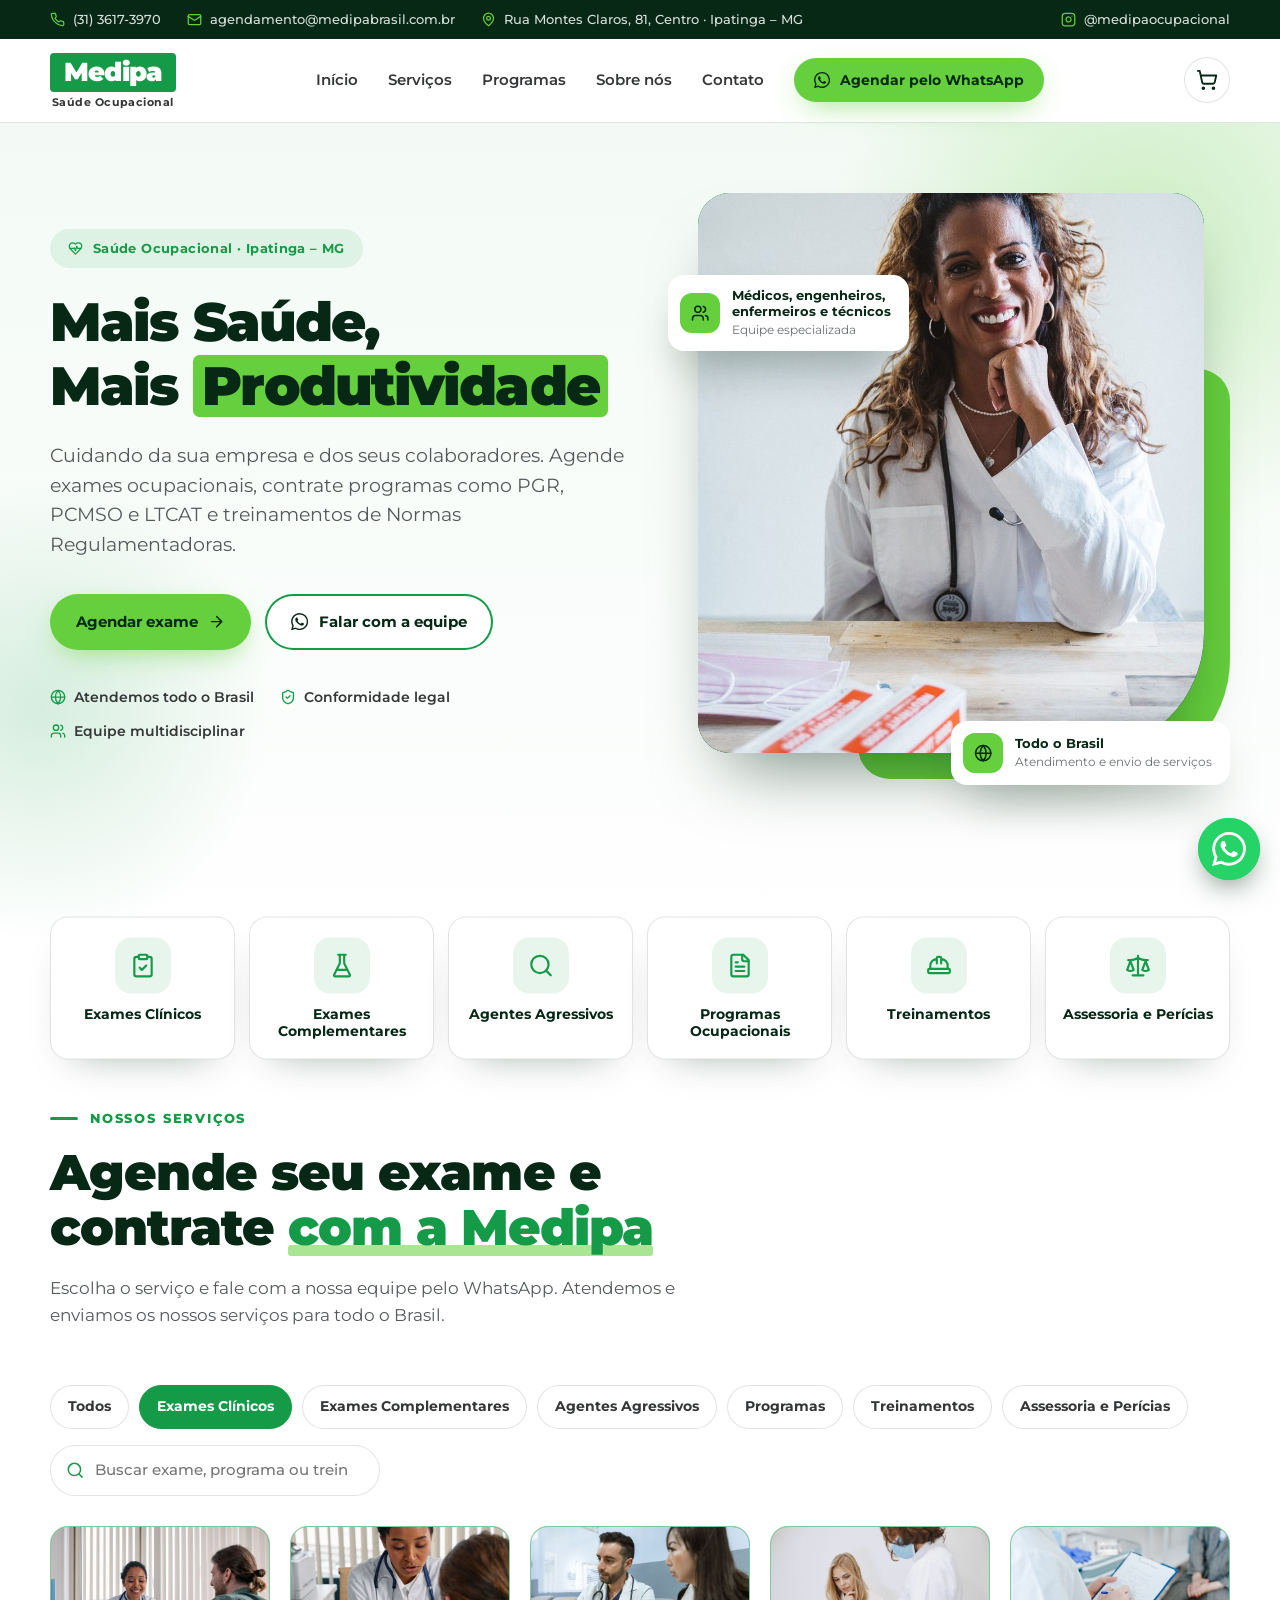
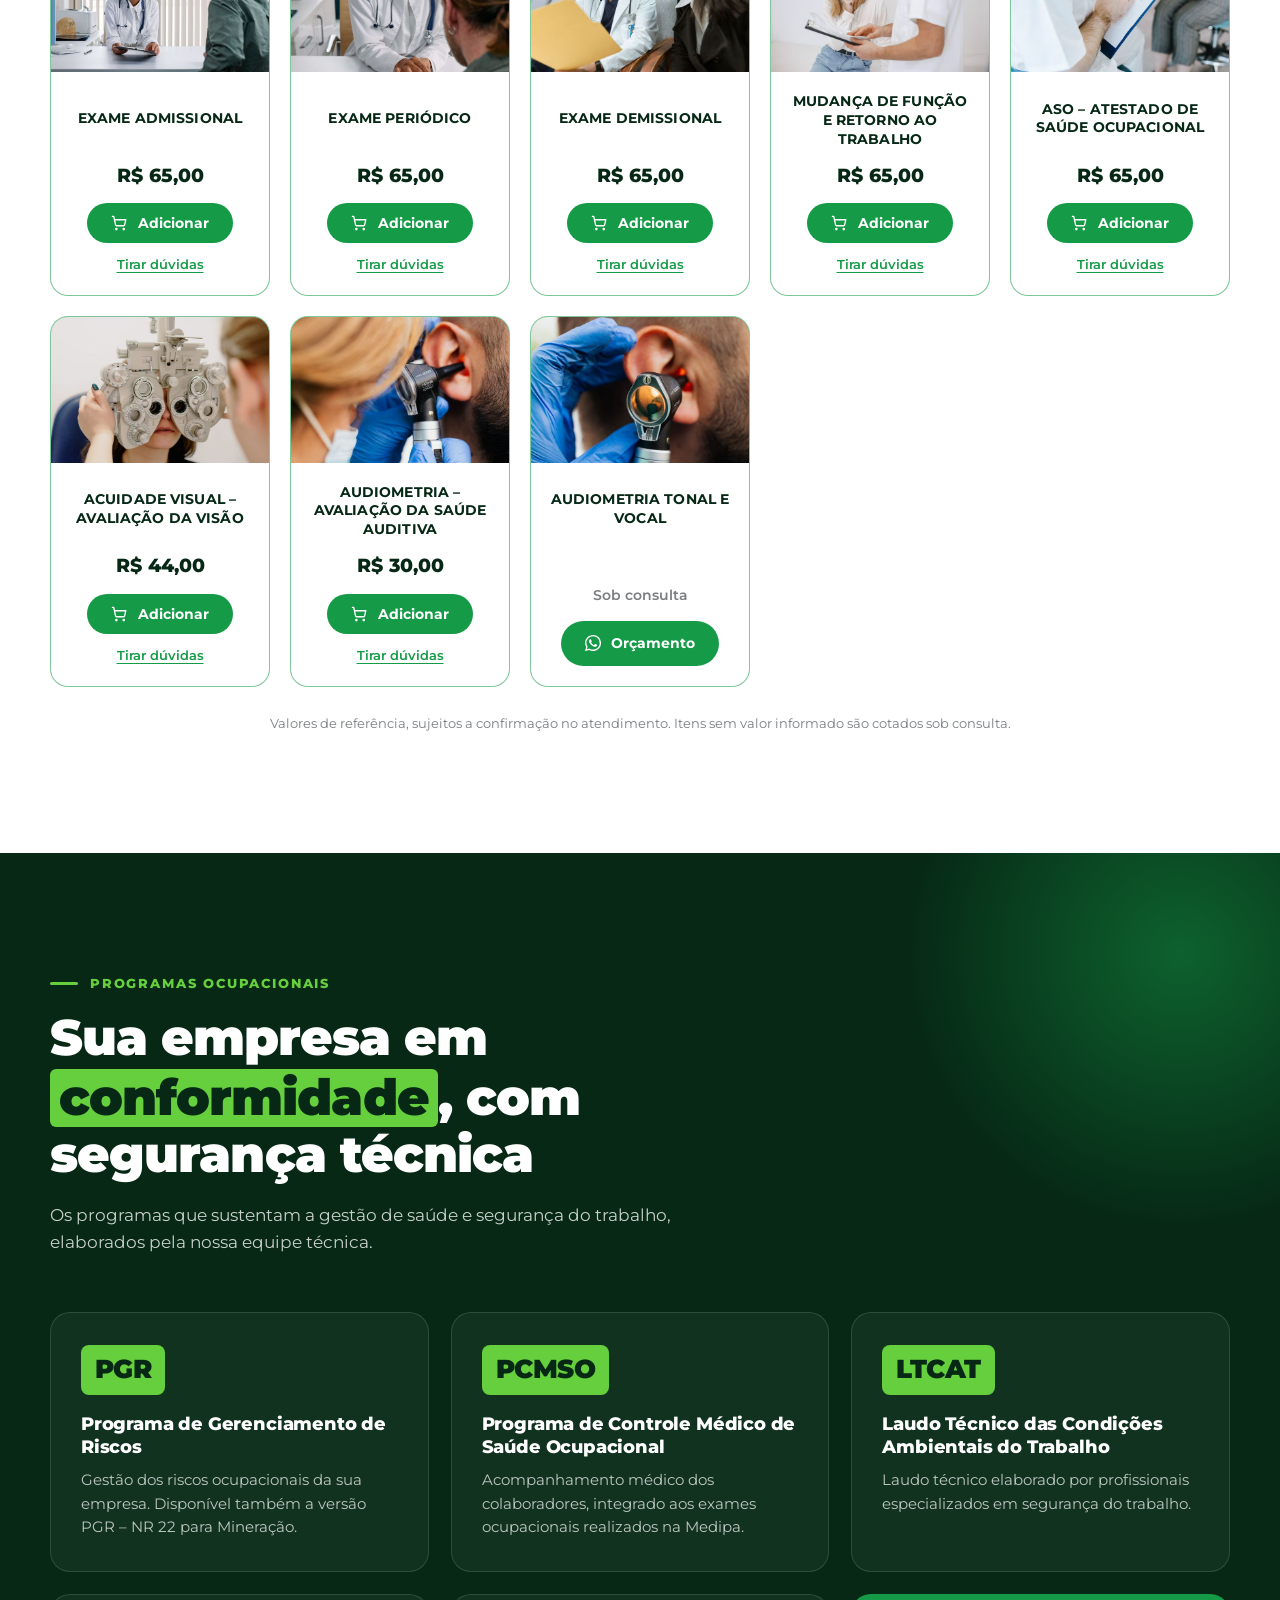
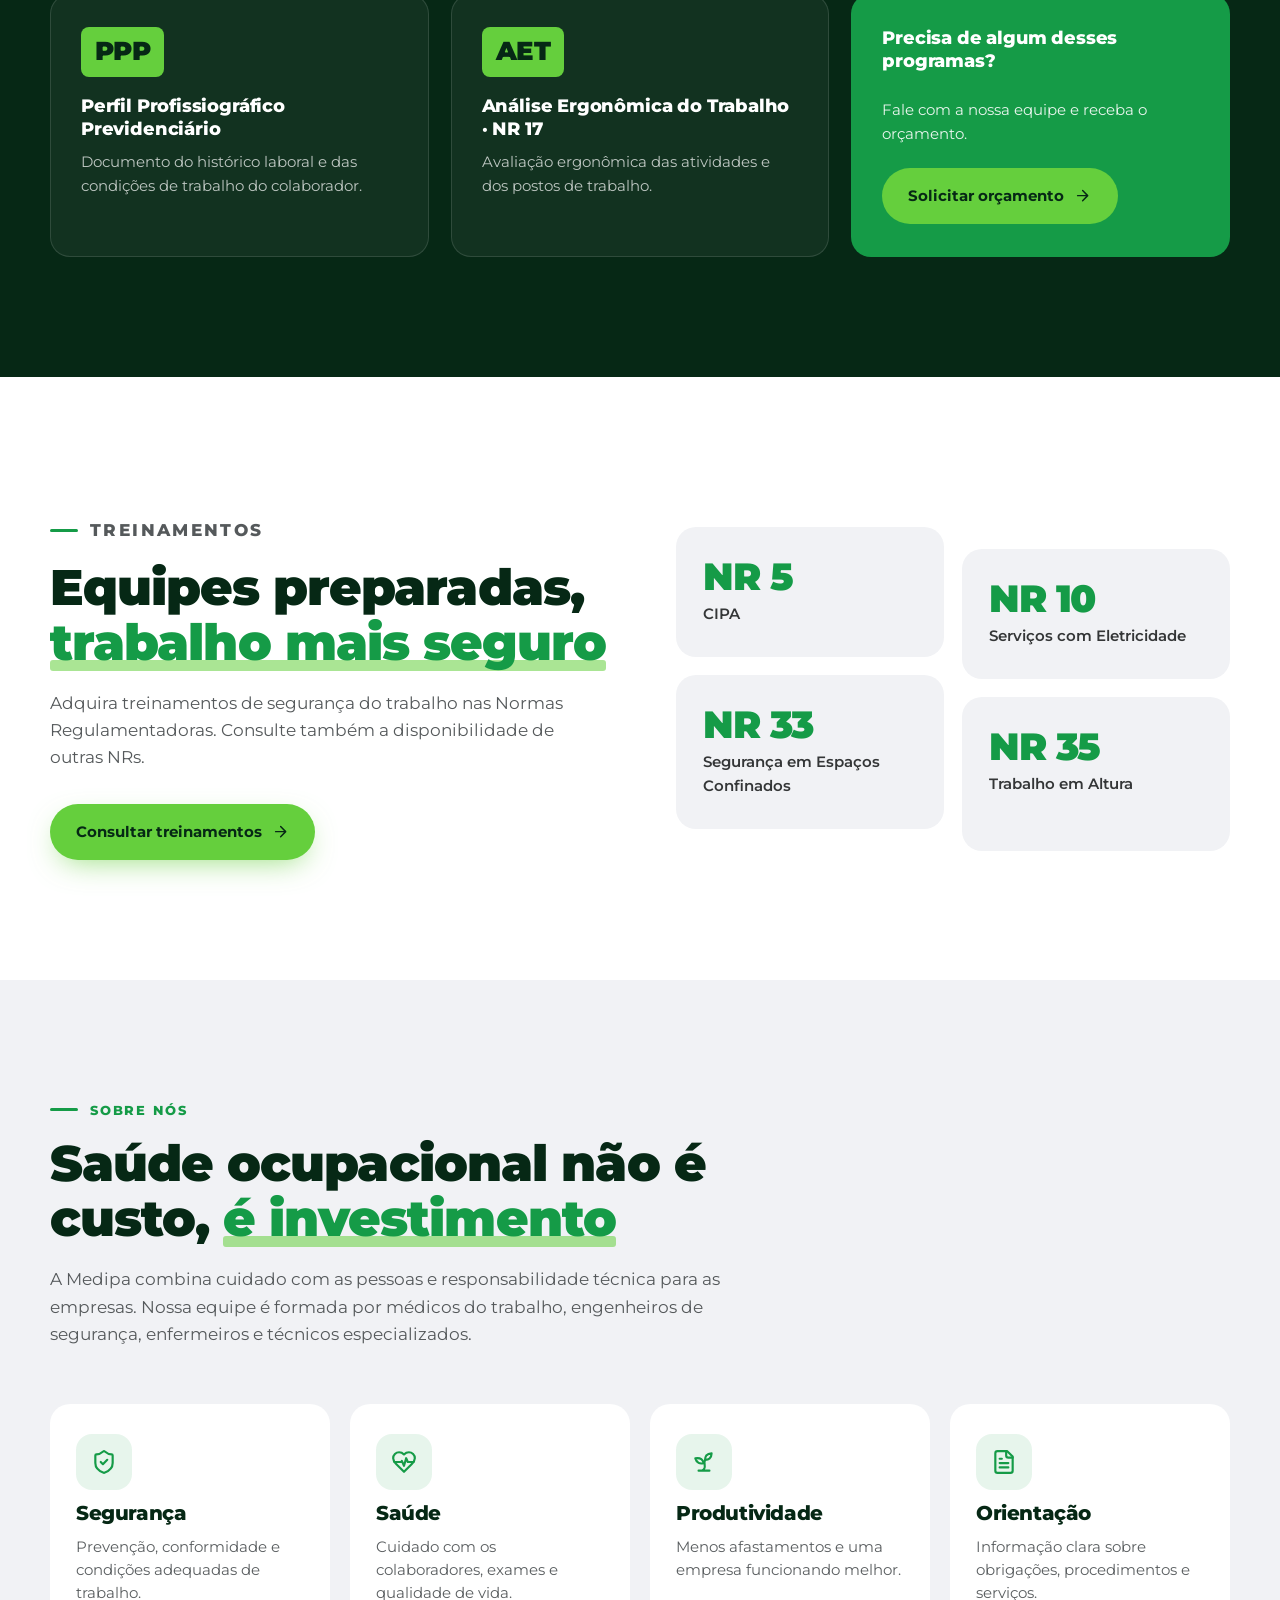
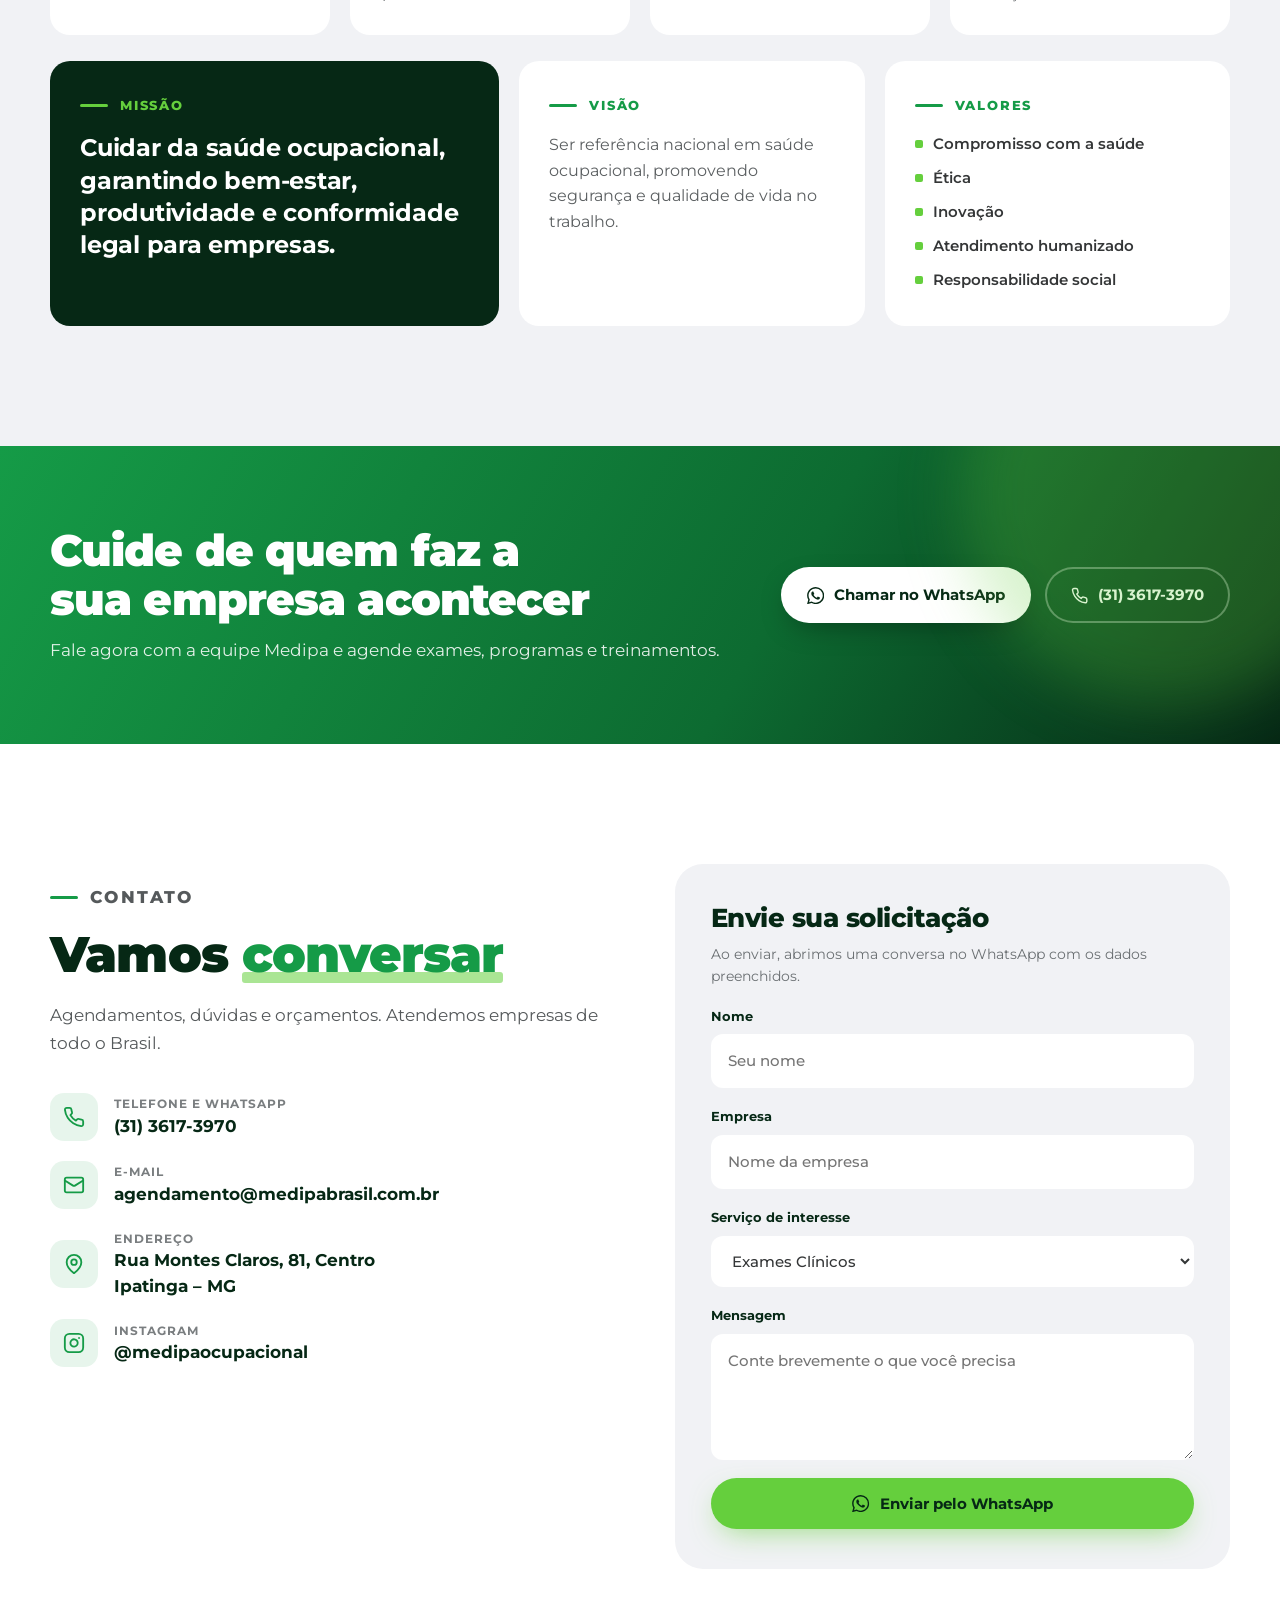
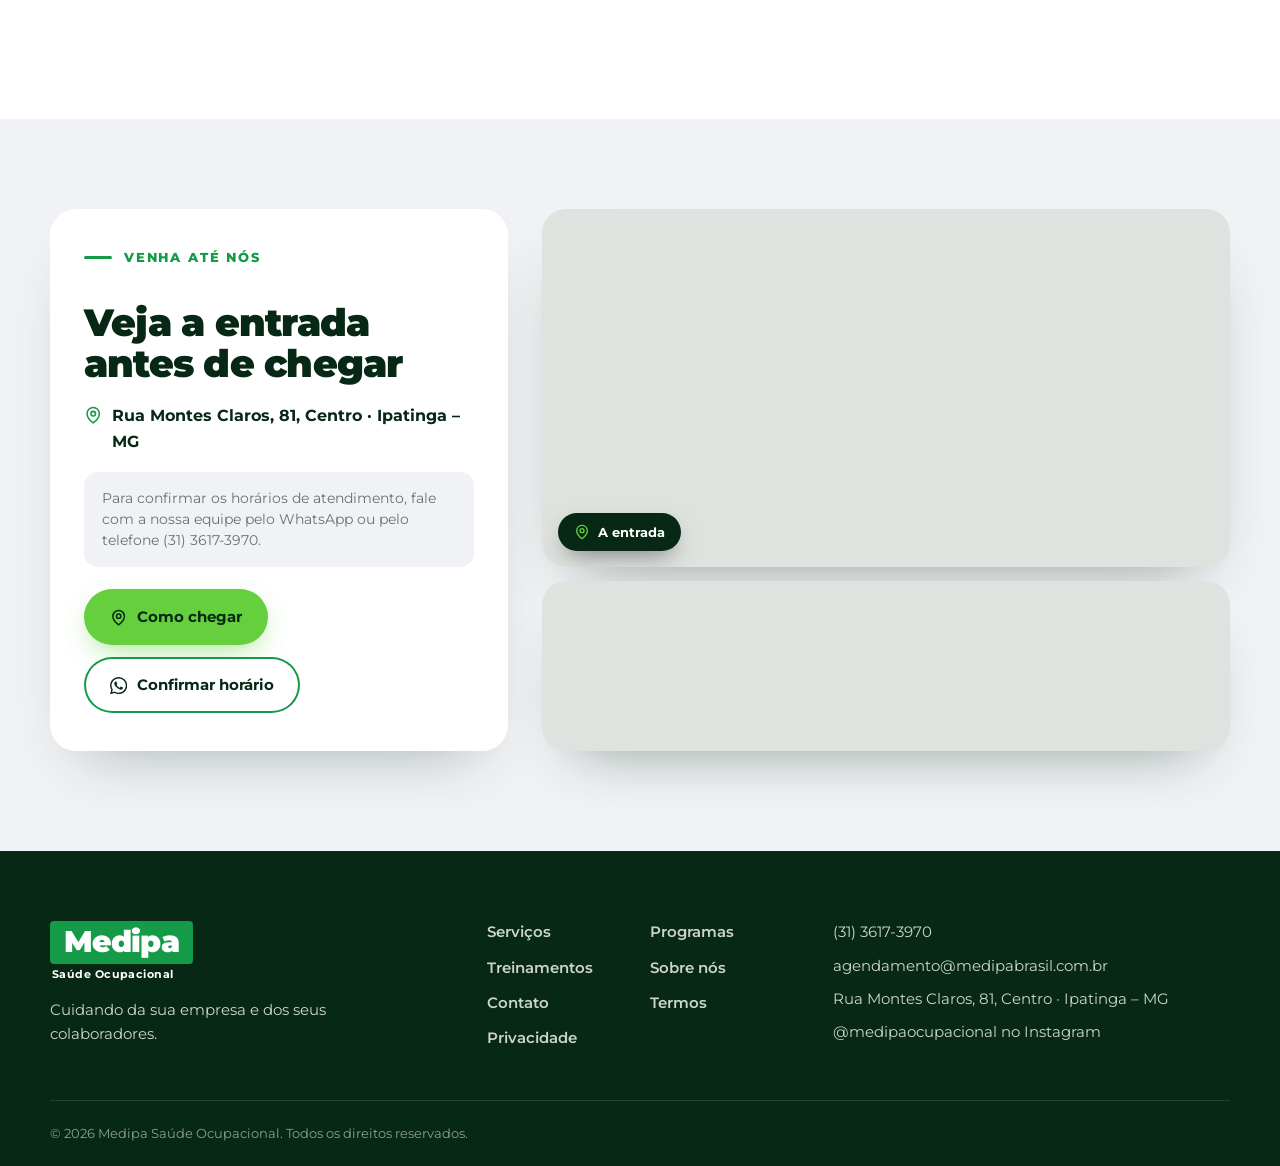
<file: index.html>
<!doctype html>
<html lang="pt-BR">
<head>
<meta charset="utf-8">
<meta name="viewport" content="width=device-width, initial-scale=1">
<title>Medipa Saúde Ocupacional | Mais Saúde, Mais Produtividade</title>
<meta name="description" content="Exames ocupacionais, programas PGR, PCMSO e LTCAT, treinamentos de Normas Regulamentadoras e consultoria em segurança do trabalho. Cuidando da sua empresa e dos seus colaboradores. Ipatinga – MG, atendimento para todo o Brasil.">
<meta name="theme-color" content="#062815">
<meta property="og:title" content="Medipa Saúde Ocupacional">
<meta property="og:description" content="Mais Saúde, Mais Produtividade. Cuidando da sua empresa e dos seus colaboradores.">
<meta property="og:type" content="website">
<link rel="preconnect" href="https://fonts.googleapis.com">
<link rel="preconnect" href="https://fonts.gstatic.com" crossorigin>
<link href="https://fonts.googleapis.com/css2?family=Montserrat:wght@400;500;600;700;800;900&family=Playlist+Script&display=swap" rel="stylesheet">
<link rel="stylesheet" href="css/style.css">
<link rel="stylesheet" href="css/checkout.css">
<script type="application/ld+json">
{
  "@context": "https://schema.org",
  "@type": "MedicalBusiness",
  "name": "Medipa Saúde Ocupacional",
  "telephone": "+55-31-3617-3970",
  "email": "agendamento@medipabrasil.com.br",
  "url": "https://medipabrasil.com.br",
  "address": {
    "@type": "PostalAddress",
    "streetAddress": "Rua Montes Claros, 81, Centro",
    "addressLocality": "Ipatinga",
    "addressRegion": "MG",
    "addressCountry": "BR"
  },
  "sameAs": ["https://www.instagram.com/medipaocupacional"]
}
</script>
</head>
<body>

<!-- Ícones (sprite) -->
<svg width="0" height="0" style="position:absolute" aria-hidden="true">
  <defs>
    <symbol id="i-heart" viewBox="0 0 24 24"><path d="M19 14c1.49-1.46 3-3.21 3-5.5A5.5 5.5 0 0 0 16.5 3c-1.76 0-3 .5-4.5 2-1.5-1.5-2.74-2-4.5-2A5.5 5.5 0 0 0 2 8.5c0 2.3 1.5 4.05 3 5.5l7 7Z"/><path d="M3.22 12H9.5l.5-1 2 4.5 2-7 1.5 3.5h5.27"/></symbol>
    <symbol id="i-shield" viewBox="0 0 24 24"><path d="M20 13c0 5-3.5 7.5-7.66 8.95a1 1 0 0 1-.67-.01C7.5 20.5 4 18 4 13V6a1 1 0 0 1 1-1c2 0 4.5-1.2 6.24-2.72a1.17 1.17 0 0 1 1.52 0C14.51 3.81 17 5 19 5a1 1 0 0 1 1 1z"/><path d="m9 12 2 2 4-4"/></symbol>
    <symbol id="i-file" viewBox="0 0 24 24"><path d="M15 2H6a2 2 0 0 0-2 2v16a2 2 0 0 0 2 2h12a2 2 0 0 0 2-2V7Z"/><path d="M14 2v4a2 2 0 0 0 2 2h4M10 9H8M16 13H8M16 17H8"/></symbol>
    <symbol id="i-clip" viewBox="0 0 24 24"><rect x="8" y="2" width="8" height="4" rx="1"/><path d="M16 4h2a2 2 0 0 1 2 2v14a2 2 0 0 1-2 2H6a2 2 0 0 1-2-2V6a2 2 0 0 1 2-2h2"/><path d="m9 14 2 2 4-4"/></symbol>
    <symbol id="i-flask" viewBox="0 0 24 24"><path d="M10 2v7.527a2 2 0 0 1-.211.896L4.72 20.55a1 1 0 0 0 .9 1.45h12.76a1 1 0 0 0 .9-1.45l-5.069-10.127A2 2 0 0 1 14 9.527V2M8.5 2h7M7 16h10"/></symbol>
    <symbol id="i-hat" viewBox="0 0 24 24"><path d="M2 18a1 1 0 0 0 1 1h18a1 1 0 0 0 1-1v-2a1 1 0 0 0-1-1H3a1 1 0 0 0-1 1v2z"/><path d="M10 10V5a1 1 0 0 1 1-1h2a1 1 0 0 1 1 1v5M4 15v-3a6 6 0 0 1 6-6M14 6a6 6 0 0 1 6 6v3"/></symbol>
    <symbol id="i-users" viewBox="0 0 24 24"><path d="M16 21v-2a4 4 0 0 0-4-4H6a4 4 0 0 0-4 4v2"/><circle cx="9" cy="7" r="4"/><path d="M22 21v-2a4 4 0 0 0-3-3.87M16 3.13a4 4 0 0 1 0 7.75"/></symbol>
    <symbol id="i-scale" viewBox="0 0 24 24"><path d="m16 16 3-8 3 8c-.87.65-1.92 1-3 1s-2.13-.35-3-1Z"/><path d="m2 16 3-8 3 8c-.87.65-1.92 1-3 1s-2.13-.35-3-1Z"/><path d="M7 21h10M12 3v18M3 7h2c2 0 5-1 7-2 2 1 5 2 7 2h2"/></symbol>
    <symbol id="i-search" viewBox="0 0 24 24"><circle cx="11" cy="11" r="8"/><path d="m21 21-4.3-4.3"/></symbol>
    <symbol id="i-phone" viewBox="0 0 24 24"><path d="M22 16.92v3a2 2 0 0 1-2.18 2 19.79 19.79 0 0 1-8.63-3.07 19.5 19.5 0 0 1-6-6 19.79 19.79 0 0 1-3.07-8.67A2 2 0 0 1 4.11 2h3a2 2 0 0 1 2 1.72c.127.96.361 1.903.7 2.81a2 2 0 0 1-.45 2.11L8.09 9.91a16 16 0 0 0 6 6l1.27-1.27a2 2 0 0 1 2.11-.45c.907.339 1.85.573 2.81.7A2 2 0 0 1 22 16.92z"/></symbol>
    <symbol id="i-mail" viewBox="0 0 24 24"><rect x="2" y="4" width="20" height="16" rx="2"/><path d="m22 7-8.97 5.7a1.94 1.94 0 0 1-2.06 0L2 7"/></symbol>
    <symbol id="i-pin" viewBox="0 0 24 24"><path d="M20 10c0 6-8 12-8 12s-8-6-8-12a8 8 0 0 1 16 0Z"/><circle cx="12" cy="10" r="3"/></symbol>
    <symbol id="i-chat" viewBox="0 0 24 24"><path d="M7.9 20A9 9 0 1 0 4 16.1L2 22Z"/></symbol>
    <symbol id="i-insta" viewBox="0 0 24 24"><rect x="2" y="2" width="20" height="20" rx="5"/><path d="M16 11.37A4 4 0 1 1 12.63 8 4 4 0 0 1 16 11.37zM17.5 6.5h.01"/></symbol>
    <symbol id="i-arrow" viewBox="0 0 24 24"><path d="M5 12h14m-7-7 7 7-7 7"/></symbol>
    <symbol id="i-check" viewBox="0 0 24 24"><path d="M20 6 9 17l-5-5"/></symbol>
    <symbol id="i-globe" viewBox="0 0 24 24"><circle cx="12" cy="12" r="10"/><path d="M2 12h20M12 2a15.3 15.3 0 0 1 4 10 15.3 15.3 0 0 1-4 10 15.3 15.3 0 0 1-4-10 15.3 15.3 0 0 1 4-10z"/></symbol>
    <symbol id="i-sprout" viewBox="0 0 24 24"><path d="M7 20h10M10 20c5.5-2.5.8-6.4 3-10"/><path d="M9.5 9.4c1.1.8 1.8 2.2 2.3 3.7-2 .4-3.5.4-4.8-.3-1.2-.6-2.3-1.9-3-4.2 2.8-.5 4.4 0 5.5.8z"/><path d="M14.1 6a7 7 0 0 0-1.1 4c1.9-.1 3.3-.6 4.3-1.4 1-1 1.6-2.3 1.7-4.6-2.7.1-4 1-4.9 2z"/></symbol>
    <symbol id="i-wa" viewBox="0 0 24 24"><path fill="currentColor" stroke="none" d="M17.472 14.382c-.297-.149-1.758-.867-2.03-.967-.273-.099-.471-.148-.67.15-.197.297-.767.966-.94 1.164-.173.199-.347.223-.644.075-.297-.15-1.255-.463-2.39-1.475-.883-.788-1.48-1.761-1.653-2.059-.173-.297-.018-.458.13-.606.134-.133.298-.347.446-.52.149-.174.198-.298.298-.497.099-.198.05-.371-.025-.52-.075-.149-.669-1.612-.916-2.207-.242-.579-.487-.5-.669-.51-.173-.008-.371-.01-.57-.01-.198 0-.52.074-.792.372-.272.297-1.04 1.016-1.04 2.479 0 1.462 1.065 2.875 1.213 3.074.149.198 2.096 3.2 5.077 4.487.709.306 1.262.489 1.694.625.712.227 1.36.195 1.871.118.571-.085 1.758-.719 2.006-1.413.248-.694.248-1.289.173-1.413-.074-.124-.272-.198-.57-.347m-5.421 7.403h-.004a9.87 9.87 0 01-5.031-1.378l-.361-.214-3.741.982.998-3.648-.235-.374a9.86 9.86 0 01-1.51-5.26c.001-5.45 4.436-9.884 9.888-9.884 2.64 0 5.122 1.03 6.988 2.898a9.825 9.825 0 012.893 6.994c-.003 5.45-4.437 9.884-9.885 9.884m8.413-18.297A11.815 11.815 0 0012.05 0C5.495 0 .16 5.335.157 11.892c0 2.096.547 4.142 1.588 5.945L.057 24l6.305-1.654a11.882 11.882 0 005.683 1.448h.005c6.554 0 11.89-5.335 11.893-11.893a11.821 11.821 0 00-3.48-8.413z"/></symbol>
    <symbol id="i-info" viewBox="0 0 24 24"><circle cx="12" cy="12" r="10"/><path d="M12 16v-4M12 8h.01"/></symbol>
    <symbol id="i-cart" viewBox="0 0 24 24"><circle cx="8" cy="21" r="1"/><circle cx="19" cy="21" r="1"/><path d="M2.05 2.05h2l2.66 12.42a2 2 0 0 0 2 1.58h9.78a2 2 0 0 0 1.95-1.57l1.65-7.43H5.12"/></symbol>
    <symbol id="i-x" viewBox="0 0 24 24"><path d="M18 6 6 18M6 6l12 12"/></symbol>
    <symbol id="i-lock" viewBox="0 0 24 24"><rect x="3" y="11" width="18" height="11" rx="2"/><path d="M7 11V7a5 5 0 0 1 10 0v4"/></symbol>
    <symbol id="i-card" viewBox="0 0 24 24"><rect x="2" y="5" width="20" height="14" rx="2"/><path d="M2 10h20"/></symbol>
    <symbol id="i-pix" viewBox="0 0 24 24"><path d="m12 2 10 10-10 10L2 12z"/><path d="m8.5 12 3.5-3.5 3.5 3.5-3.5 3.5z"/></symbol>
    <symbol id="i-barcode" viewBox="0 0 24 24"><path d="M3 5v14M7 5v14M11 5v14M14 5v14M18 5v14M21 5v14"/></symbol>
    <symbol id="i-copy" viewBox="0 0 24 24"><rect x="9" y="9" width="13" height="13" rx="2"/><path d="M5 15H4a2 2 0 0 1-2-2V4a2 2 0 0 1 2-2h9a2 2 0 0 1 2 2v1"/></symbol>
    <symbol id="i-trash" viewBox="0 0 24 24"><path d="M3 6h18M19 6v14a2 2 0 0 1-2 2H7a2 2 0 0 1-2-2V6m3 0V4a2 2 0 0 1 2-2h4a2 2 0 0 1 2 2v2"/></symbol>
  </defs>
</svg>

<a class="skip" href="#conteudo">Ir para o conteúdo</a>

<div class="topbar">
  <div class="wrap topbar__in">
    <div class="topbar__l">
      <a href="tel:+553136173970"><svg class="ic"><use href="#i-phone"/></svg> (31) 3617-3970</a>
      <a href="mailto:agendamento@medipabrasil.com.br"><svg class="ic"><use href="#i-mail"/></svg> agendamento@medipabrasil.com.br</a>
      <span class="topbar__addr"><svg class="ic"><use href="#i-pin"/></svg> Rua Montes Claros, 81, Centro · Ipatinga – MG</span>
    </div>
    <a href="https://www.instagram.com/medipaocupacional" target="_blank" rel="noopener"><svg class="ic"><use href="#i-insta"/></svg> @medipaocupacional</a>
  </div>
</div>

<header class="nav" id="nav">
  <div class="wrap nav__in">
    <a href="#topo" class="logo" aria-label="Medipa Saúde Ocupacional">
      <!-- Wordmark provisório. Substituir pelo logotipo oficial em vetor (SVG) quando disponível. -->
      <span class="logo__name">Medipa</span>
      <span class="logo__sub">Saúde Ocupacional</span>
    </a>
    <nav class="menu" id="menu" aria-label="Principal">
      <a href="#topo">Início</a>
      <a href="#servicos">Serviços</a>
      <a href="#programas">Programas</a>
      <a href="#sobre">Sobre nós</a>
      <a href="#contato">Contato</a>
      <a class="btn btn--sm menu__cta" href="https://wa.me/553136173970" target="_blank" rel="noopener">
        <svg class="ic"><use href="#i-wa"/></svg> Agendar pelo WhatsApp
      </a>
    </nav>
    <div class="nav__r">
      <button class="cartbtn" type="button" data-open-cart aria-label="Abrir carrinho">
        <svg class="ic"><use href="#i-cart"/></svg><span class="cartbtn__n" data-cart-count hidden>0</span>
      </button>
      <button class="burger" id="burger" aria-label="Abrir menu" aria-expanded="false" aria-controls="menu"><span></span><span></span></button>
    </div>
  </div>
</header>

<main id="conteudo">

<!-- HERO -->
<section class="hero" id="topo">
  <div class="hero__bg" aria-hidden="true"><span class="blob blob--1"></span><span class="blob blob--2"></span></div>
  <div class="wrap hero__in">
    <div class="hero__copy">
      <p class="eyebrow reveal"><svg class="ic"><use href="#i-heart"/></svg> Saúde Ocupacional · Ipatinga – MG</p>
      <h1 class="reveal">Mais Saúde,<br><span class="nb">Mais <span class="mark">Produtividade</span></span></h1>
      <p class="hero__lead reveal">Cuidando da sua empresa e dos seus colaboradores. Agende exames ocupacionais, contrate programas como PGR, PCMSO e LTCAT e treinamentos de Normas Regulamentadoras.</p>
      <div class="hero__cta reveal">
        <a class="btn" href="#servicos">Agendar exame <svg class="ic"><use href="#i-arrow"/></svg></a>
        <a class="btn btn--outline" href="https://wa.me/553136173970" target="_blank" rel="noopener"><svg class="ic"><use href="#i-wa"/></svg> Falar com a equipe</a>
      </div>
      <ul class="hero__chips reveal" aria-label="Destaques">
        <li><svg class="ic"><use href="#i-globe"/></svg> Atendemos todo o Brasil</li>
        <li><svg class="ic"><use href="#i-shield"/></svg> Conformidade legal</li>
        <li><svg class="ic"><use href="#i-users"/></svg> Equipe multidisciplinar</li>
      </ul>
    </div>

    <div class="hero__visual reveal">
      <div class="photo">
        <!-- Trocar por foto real: site/img/hero.jpg -->
        <div class="ph"><svg class="ic"><use href="#i-heart"/></svg></div>
        <img src="img/hero.jpg" alt="Atendimento na Medipa Saúde Ocupacional" loading="eager" onerror="this.remove()">
      </div>
      <div class="float float--a"><span class="pi pi--v"><svg class="ic"><use href="#i-users"/></svg></span><div><b>Médicos, engenheiros,<br>enfermeiros e técnicos</b><small>Equipe especializada</small></div></div>
      <div class="float float--b"><span class="pi pi--v"><svg class="ic"><use href="#i-globe"/></svg></span><div><b>Todo o Brasil</b><small>Atendimento e envio de serviços</small></div></div>
    </div>
  </div>

  <div class="wrap quick" aria-label="Acesso rápido aos serviços">
    <a class="quick__i" href="#servicos" data-filter="clinicos"><span class="card__ic"><svg class="ic"><use href="#i-clip"/></svg></span><b>Exames Clínicos</b></a>
    <a class="quick__i" href="#servicos" data-filter="complementares"><span class="card__ic"><svg class="ic"><use href="#i-flask"/></svg></span><b>Exames Complementares</b></a>
    <a class="quick__i" href="#servicos" data-filter="agentes"><span class="card__ic"><svg class="ic"><use href="#i-search"/></svg></span><b>Agentes Agressivos</b></a>
    <a class="quick__i" href="#servicos" data-filter="programas"><span class="card__ic"><svg class="ic"><use href="#i-file"/></svg></span><b>Programas Ocupacionais</b></a>
    <a class="quick__i" href="#servicos" data-filter="treinamentos"><span class="card__ic"><svg class="ic"><use href="#i-hat"/></svg></span><b>Treinamentos</b></a>
    <a class="quick__i" href="#servicos" data-filter="assessoria"><span class="card__ic"><svg class="ic"><use href="#i-scale"/></svg></span><b>Assessoria e Perícias</b></a>
  </div>
</section>

<!-- CATÁLOGO -->
<section class="sec sec--catalog" id="servicos">
  <div class="wrap">
    <header class="sec__head reveal">
      <p class="kicker">Nossos serviços</p>
      <h2>Agende seu exame e contrate <span class="hl">com a Medipa</span></h2>
      <p>Escolha o serviço e fale com a nossa equipe pelo WhatsApp. Atendemos e enviamos os nossos serviços para todo o Brasil.</p>
    </header>

    <div class="catbar reveal">
      <div class="tabs" role="tablist" aria-label="Categorias de serviço" id="tabs"></div>
      <label class="search"><svg class="ic"><use href="#i-search"/></svg><span class="sr">Buscar serviço</span><input type="search" id="busca" placeholder="Buscar exame, programa ou treinamento" autocomplete="off"></label>
    </div>

    <div class="catalog" id="catalog" role="tabpanel" aria-live="polite"></div>
    <p class="empty" id="empty" hidden>Nenhum serviço encontrado. <a href="#contato">Fale com a nossa equipe</a>.</p>
    <p class="note">Valores de referência, sujeitos a confirmação no atendimento. Itens sem valor informado são cotados sob consulta.</p>
  </div>
</section>

<!-- PROGRAMAS -->
<section class="sec sec--dark" id="programas">
  <div class="wrap">
    <header class="sec__head reveal">
      <p class="kicker kicker--l">Programas ocupacionais</p>
      <h2>Sua empresa em <span class="mark">conformidade</span>, com segurança técnica</h2>
      <p>Os programas que sustentam a gestão de saúde e segurança do trabalho, elaborados pela nossa equipe técnica.</p>
    </header>
    <div class="progs">
      <article class="prog reveal">
        <span class="prog__sigla">PGR</span>
        <h3>Programa de Gerenciamento de Riscos</h3>
        <p>Gestão dos riscos ocupacionais da sua empresa. Disponível também a versão PGR – NR 22 para Mineração.</p>
      </article>
      <article class="prog reveal">
        <span class="prog__sigla">PCMSO</span>
        <h3>Programa de Controle Médico de Saúde Ocupacional</h3>
        <p>Acompanhamento médico dos colaboradores, integrado aos exames ocupacionais realizados na Medipa.</p>
      </article>
      <article class="prog reveal">
        <span class="prog__sigla">LTCAT</span>
        <h3>Laudo Técnico das Condições Ambientais do Trabalho</h3>
        <p>Laudo técnico elaborado por profissionais especializados em segurança do trabalho.</p>
      </article>
      <article class="prog reveal">
        <span class="prog__sigla">PPP</span>
        <h3>Perfil Profissiográfico Previdenciário</h3>
        <p>Documento do histórico laboral e das condições de trabalho do colaborador.</p>
      </article>
      <article class="prog reveal">
        <span class="prog__sigla">AET</span>
        <h3>Análise Ergonômica do Trabalho · NR 17</h3>
        <p>Avaliação ergonômica das atividades e dos postos de trabalho.</p>
      </article>
      <article class="prog prog--cta reveal">
        <h3>Precisa de algum desses programas?</h3>
        <p>Fale com a nossa equipe e receba o orçamento.</p>
        <a class="btn" href="#contato">Solicitar orçamento <svg class="ic"><use href="#i-arrow"/></svg></a>
      </article>
    </div>
  </div>
</section>

<!-- TREINAMENTOS -->
<section class="sec" id="treinamentos">
  <div class="wrap split">
    <div class="split__txt reveal">
      <p class="kicker">Treinamentos</p>
      <h2>Equipes preparadas, <span class="hl">trabalho mais seguro</span></h2>
      <p>Adquira treinamentos de segurança do trabalho nas Normas Regulamentadoras. Consulte também a disponibilidade de outras NRs.</p>
      <a class="btn" href="#contato">Consultar treinamentos <svg class="ic"><use href="#i-arrow"/></svg></a>
    </div>
    <div class="nrs">
      <div class="nr reveal"><b>NR 5</b><span>CIPA</span></div>
      <div class="nr reveal"><b>NR 10</b><span>Serviços com Eletricidade</span></div>
      <div class="nr reveal"><b>NR 33</b><span>Segurança em Espaços Confinados</span></div>
      <div class="nr reveal"><b>NR 35</b><span>Trabalho em Altura</span></div>
    </div>
  </div>
</section>

<!-- SOBRE -->
<section class="sec sec--soft" id="sobre">
  <div class="wrap">
    <header class="sec__head reveal">
      <p class="kicker">Sobre nós</p>
      <h2>Saúde ocupacional não é custo, <span class="hl">é investimento</span></h2>
      <p>A Medipa combina cuidado com as pessoas e responsabilidade técnica para as empresas. Nossa equipe é formada por médicos do trabalho, engenheiros de segurança, enfermeiros e técnicos especializados.</p>
    </header>

    <div class="pillars">
      <div class="pillar reveal"><span class="card__ic"><svg class="ic"><use href="#i-shield"/></svg></span><h3>Segurança</h3><p>Prevenção, conformidade e condições adequadas de trabalho.</p></div>
      <div class="pillar reveal"><span class="card__ic"><svg class="ic"><use href="#i-heart"/></svg></span><h3>Saúde</h3><p>Cuidado com os colaboradores, exames e qualidade de vida.</p></div>
      <div class="pillar reveal"><span class="card__ic"><svg class="ic"><use href="#i-sprout"/></svg></span><h3>Produtividade</h3><p>Menos afastamentos e uma empresa funcionando melhor.</p></div>
      <div class="pillar reveal"><span class="card__ic"><svg class="ic"><use href="#i-file"/></svg></span><h3>Orientação</h3><p>Informação clara sobre obrigações, procedimentos e serviços.</p></div>
    </div>

    <div class="mvv">
      <article class="mvv__c mvv__c--main reveal">
        <p class="kicker kicker--l">Missão</p>
        <p class="mvv__t">Cuidar da saúde ocupacional, garantindo bem-estar, produtividade e conformidade legal para empresas.</p>
      </article>
      <article class="mvv__c reveal">
        <p class="kicker">Visão</p>
        <p>Ser referência nacional em saúde ocupacional, promovendo segurança e qualidade de vida no trabalho.</p>
      </article>
      <article class="mvv__c reveal">
        <p class="kicker">Valores</p>
        <ul class="vals">
          <li>Compromisso com a saúde</li><li>Ética</li><li>Inovação</li><li>Atendimento humanizado</li><li>Responsabilidade social</li>
        </ul>
      </article>
    </div>
  </div>
</section>

<!-- CTA -->
<section class="cta">
  <div class="wrap cta__in reveal">
    <div>
      <h2>Cuide de quem faz a sua empresa acontecer</h2>
      <p>Fale agora com a equipe Medipa e agende exames, programas e treinamentos.</p>
    </div>
    <div class="cta__btns">
      <a class="btn btn--light" href="https://wa.me/553136173970" target="_blank" rel="noopener"><svg class="ic"><use href="#i-wa"/></svg> Chamar no WhatsApp</a>
      <a class="btn btn--ghost" href="tel:+553136173970"><svg class="ic"><use href="#i-phone"/></svg> (31) 3617-3970</a>
    </div>
  </div>
</section>

<!-- CONTATO -->
<section class="sec" id="contato">
  <div class="wrap contact">
    <div class="contact__info reveal">
      <p class="kicker">Contato</p>
      <h2>Vamos <span class="hl">conversar</span></h2>
      <p>Agendamentos, dúvidas e orçamentos. Atendemos empresas de todo o Brasil.</p>
      <ul class="clist">
        <li><span class="card__ic card__ic--s"><svg class="ic"><use href="#i-phone"/></svg></span><div><small>Telefone e WhatsApp</small><a href="tel:+553136173970">(31) 3617-3970</a></div></li>
        <li><span class="card__ic card__ic--s"><svg class="ic"><use href="#i-mail"/></svg></span><div><small>E-mail</small><a href="mailto:agendamento@medipabrasil.com.br">agendamento@medipabrasil.com.br</a></div></li>
        <li><span class="card__ic card__ic--s"><svg class="ic"><use href="#i-pin"/></svg></span><div><small>Endereço</small><a href="https://www.google.com/maps/search/?api=1&query=Rua+Montes+Claros+81+Centro+Ipatinga+MG" target="_blank" rel="noopener">Rua Montes Claros, 81, Centro<br>Ipatinga – MG</a></div></li>
        <li><span class="card__ic card__ic--s"><svg class="ic"><use href="#i-insta"/></svg></span><div><small>Instagram</small><a href="https://www.instagram.com/medipaocupacional" target="_blank" rel="noopener">@medipaocupacional</a></div></li>
      </ul>
    </div>

    <form class="form reveal" id="form" novalidate>
      <h3>Envie sua solicitação</h3>
      <p class="form__sub">Ao enviar, abrimos uma conversa no WhatsApp com os dados preenchidos.</p>
      <label>Nome
        <input name="nome" type="text" autocomplete="name" required placeholder="Seu nome">
      </label>
      <label>Empresa
        <input name="empresa" type="text" autocomplete="organization" placeholder="Nome da empresa">
      </label>
      <label>Serviço de interesse
        <select name="servico">
          <option>Exames Clínicos</option>
          <option>Exames Complementares</option>
          <option>Avaliação de Agentes Agressivos</option>
          <option>Programas Ocupacionais</option>
          <option>Treinamentos Diversos</option>
          <option>Assessoria e Consultoria em SST</option>
          <option>Perícias / Acompanhamento</option>
        </select>
      </label>
      <label>Mensagem
        <textarea name="msg" rows="4" placeholder="Conte brevemente o que você precisa"></textarea>
      </label>
      <button class="btn btn--block" type="submit"><svg class="ic"><use href="#i-wa"/></svg> Enviar pelo WhatsApp</button>
      <p class="form__err" id="formErr" role="alert" hidden>Informe seu nome para continuar.</p>
    </form>
</section>
<!-- LOCALIZAÇÃO (final da página) -->
<section class="mapsec" id="localizacao" aria-label="Localização da Medipa">
  <div class="wrap mapsec__grid">
    <div class="mapsec__card reveal">
      <p class="kicker">Venha até nós</p>
      <h2>Veja a entrada antes de chegar</h2>
      <p class="visit__addr"><svg class="ic"><use href="#i-pin"/></svg> Rua Montes Claros, 81, Centro · Ipatinga – MG</p>
      <div class="hours" id="hours"></div>
      <div class="visit__btns">
        <a class="btn" id="dirBtn" target="_blank" rel="noopener" href="https://www.google.com/maps/dir/?api=1&destination=Rua+Montes+Claros+81+Centro+Ipatinga+MG" data-track="directions"><svg class="ic"><use href="#i-pin"/></svg> Como chegar</a>
        <a class="btn btn--outline" target="_blank" rel="noopener" href="https://wa.me/553136173970"><svg class="ic"><use href="#i-wa"/></svg> Confirmar horário</a>
      </div>
    </div>
    <div class="mapsec__media reveal">
      <figure class="sv">
        <iframe id="svFrame" title="Street View: entrada da Medipa Saúde Ocupacional" loading="lazy" allowfullscreen referrerpolicy="no-referrer-when-downgrade"></iframe>
        <figcaption><svg class="ic"><use href="#i-pin"/></svg> A entrada</figcaption>
      </figure>
      <div class="mini">
        <iframe id="mapFrame" title="Mapa: localização da Medipa Saúde Ocupacional" loading="lazy" referrerpolicy="no-referrer-when-downgrade"></iframe>
      </div>
    </div>
  </div>
</section>

</main>

<footer class="foot">
  <div class="wrap foot__in">
    <div>
      <a href="#topo" class="logo logo--l" aria-label="Medipa Saúde Ocupacional"><span class="logo__name">Medipa</span><span class="logo__sub">Saúde Ocupacional</span></a>
      <p class="foot__tag">Cuidando da sua empresa e dos seus colaboradores.</p>
    </div>
    <nav class="foot__nav" aria-label="Rodapé">
      <a href="#servicos">Serviços</a><a href="#programas">Programas</a><a href="#treinamentos">Treinamentos</a><a href="#sobre">Sobre nós</a><a href="#contato">Contato</a><a href="legal.html#termos">Termos</a><a href="legal.html#privacidade">Privacidade</a>
    </nav>
    <div class="foot__c">
      <a href="tel:+553136173970">(31) 3617-3970</a>
      <a href="mailto:agendamento@medipabrasil.com.br">agendamento@medipabrasil.com.br</a>
      <span>Rua Montes Claros, 81, Centro · Ipatinga – MG</span>
      <a href="https://www.instagram.com/medipaocupacional/" target="_blank" rel="noopener">@medipaocupacional no Instagram</a>
    </div>
  </div>
  <div class="wrap foot__bar">© <span id="year">2026</span> Medipa Saúde Ocupacional. Todos os direitos reservados.</div>
</footer>

<div class="fab">
  <a class="fab__b fab__wa" href="https://wa.me/553136173970" target="_blank" rel="noopener" aria-label="Falar no WhatsApp"><svg class="ic"><use href="#i-wa"/></svg></a>
</div>

<script src="js/config.js"></script>
<script src="js/track.js"></script>
<script src="js/api.js"></script>
<script src="js/cart.js"></script>
<script src="js/main.js"></script>
<script src="js/checkout.js"></script>
</body>
</html>
</file>
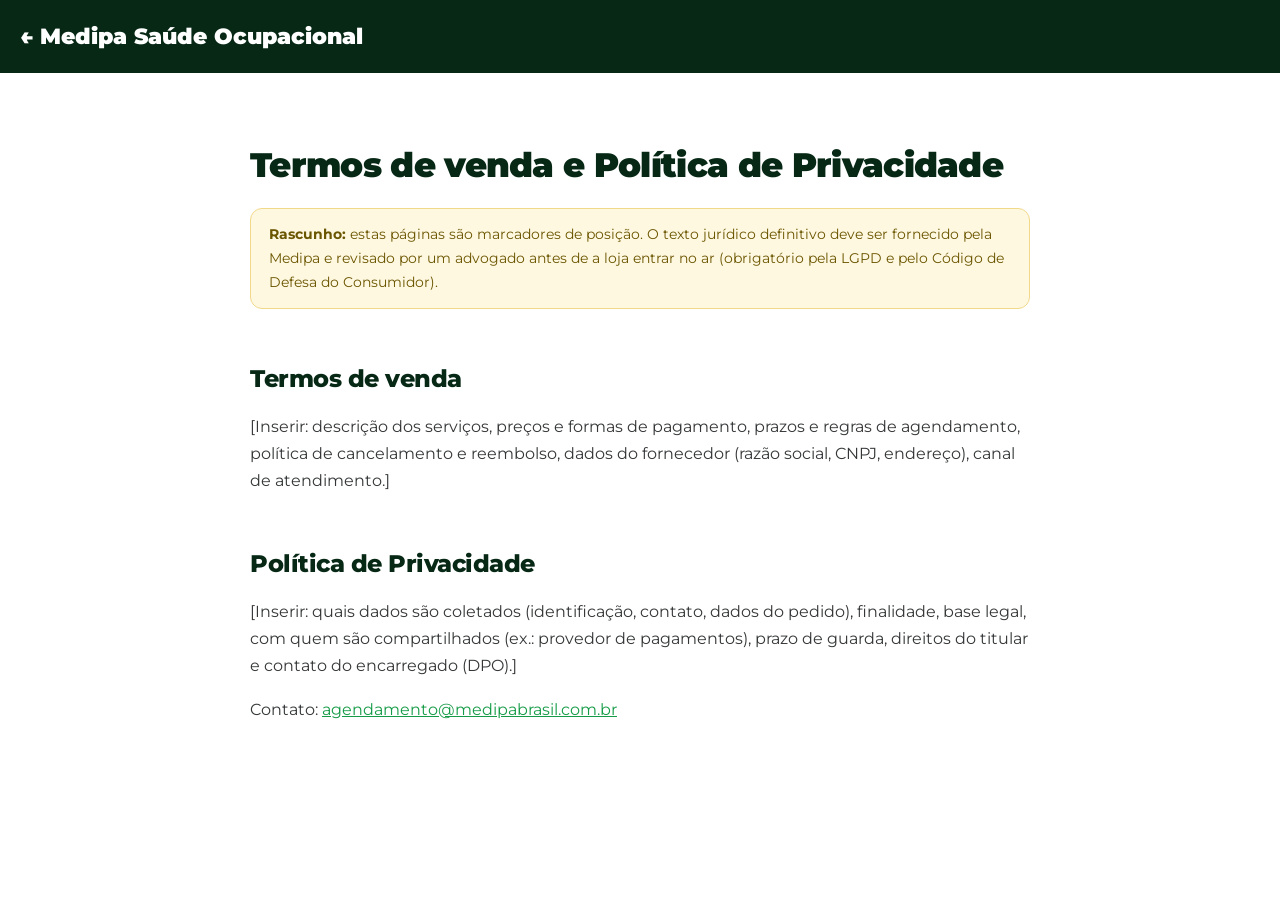
<file: legal.html>
<!doctype html>
<html lang="pt-BR">
<head>
<meta charset="utf-8">
<meta name="viewport" content="width=device-width, initial-scale=1">
<title>Termos e Privacidade | Medipa Saúde Ocupacional</title>
<meta name="robots" content="noindex">
<link rel="preconnect" href="https://fonts.googleapis.com">
<link rel="preconnect" href="https://fonts.gstatic.com" crossorigin>
<link href="https://fonts.googleapis.com/css2?family=Montserrat:wght@400;600;800;900&display=swap" rel="stylesheet">
<style>
  :root{--green:#159B47;--deep:#062815;--graphite:#343637;--soft:#F1F2F5}
  body{margin:0;font-family:'Montserrat',system-ui,sans-serif;color:var(--graphite);line-height:1.7;background:#fff}
  header{background:var(--deep);padding:18px 20px}
  header a{color:#fff;text-decoration:none;font-weight:900;font-size:22px}
  main{max-width:780px;margin:0 auto;padding:50px 20px 80px}
  h1,h2{color:var(--deep);line-height:1.15;letter-spacing:-.02em}
  h1{font-size:34px;font-weight:900} h2{font-size:24px;font-weight:800;margin-top:56px;scroll-margin-top:20px}
  .draft{background:#fff8e1;border:1px solid #f1d98a;color:#6b5600;border-radius:12px;padding:14px 18px;font-size:14px}
  a{color:var(--green)}
</style>
</head>
<body>
<header><a href="index.html">← Medipa Saúde Ocupacional</a></header>
<main>
  <h1>Termos de venda e Política de Privacidade</h1>
  <p class="draft"><b>Rascunho:</b> estas páginas são marcadores de posição. O texto jurídico definitivo deve ser fornecido pela Medipa e revisado por um advogado antes de a loja entrar no ar (obrigatório pela LGPD e pelo Código de Defesa do Consumidor).</p>

  <h2 id="termos">Termos de venda</h2>
  <p>[Inserir: descrição dos serviços, preços e formas de pagamento, prazos e regras de agendamento, política de cancelamento e reembolso, dados do fornecedor (razão social, CNPJ, endereço), canal de atendimento.]</p>

  <h2 id="privacidade">Política de Privacidade</h2>
  <p>[Inserir: quais dados são coletados (identificação, contato, dados do pedido), finalidade, base legal, com quem são compartilhados (ex.: provedor de pagamentos), prazo de guarda, direitos do titular e contato do encarregado (DPO).]</p>
  <p>Contato: <a href="mailto:agendamento@medipabrasil.com.br">agendamento@medipabrasil.com.br</a></p>
</main>
</body>
</html>
</file>
<file: css/style.css>
:root{
  --green:#159B47;
  --deep:#062815;
  --vivid:#65CF3D;
  --white:#fff;
  --graphite:#343637;
  --soft:#F1F2F5;
  --line:rgba(6,40,21,.12);
  --r:20px;
  --ease:cubic-bezier(.22,.8,.2,1);
  --shadow:0 20px 50px -20px rgba(6,40,21,.25);
}
*,*::before,*::after{box-sizing:border-box}
html{scroll-behavior:smooth;scroll-padding-top:90px}
body{overflow-x:clip;margin:0;font-family:'Montserrat',system-ui,sans-serif;color:var(--graphite);background:var(--white);line-height:1.6;font-size:16px;-webkit-font-smoothing:antialiased}
img,svg{max-width:100%}
a{color:inherit;text-decoration:none}
h1,h2,h3{font-weight:800;line-height:1.1;color:var(--deep);margin:0;letter-spacing:-.02em}
p{margin:0}
ul{margin:0;padding:0;list-style:none}
.wrap{width:min(1180px,100% - 40px);margin-inline:auto}
.ic{width:1.15em;height:1.15em;fill:none;stroke:currentColor;stroke-width:2;stroke-linecap:round;stroke-linejoin:round;flex:none}
.skip{position:absolute;left:-999px;top:8px;background:var(--deep);color:#fff;padding:10px 16px;border-radius:8px;z-index:200}
.skip:focus{left:8px}
:focus-visible{outline:3px solid var(--vivid);outline-offset:3px;border-radius:6px}

/* Botões */
.btn{display:inline-flex;align-items:center;justify-content:center;gap:10px;background:var(--vivid);color:var(--deep);font-weight:700;font-size:15px;padding:16px 26px;border-radius:999px;border:0;cursor:pointer;transition:transform .3s var(--ease),box-shadow .3s var(--ease),background .3s;font-family:inherit;box-shadow:0 10px 30px -10px rgba(101,207,61,.7)}
.btn:hover{transform:translateY(-2px);box-shadow:0 16px 36px -10px rgba(101,207,61,.85)}
.btn .ic{transition:transform .3s var(--ease)}
.btn:hover .ic:last-child{transform:translateX(3px)}
.btn--sm{padding:11px 20px;font-size:14px}
.btn--ghost{background:transparent;color:#fff;box-shadow:inset 0 0 0 2px rgba(255,255,255,.35)}
.btn--ghost:hover{background:rgba(255,255,255,.1);box-shadow:inset 0 0 0 2px rgba(255,255,255,.7)}
.btn--light{background:#fff;color:var(--deep);box-shadow:0 10px 30px -10px rgba(0,0,0,.4)}
.btn--block{width:100%}

/* Barra superior e navegação */
.topbar{background:var(--deep);color:rgba(255,255,255,.85);font-size:13px;font-weight:500}
.topbar__in{display:flex;justify-content:space-between;align-items:center;gap:20px;padding:9px 0}
.topbar__l{display:flex;flex-wrap:wrap;gap:6px 26px}
.topbar a,.topbar span{display:inline-flex;align-items:center;gap:8px;transition:color .2s}
.topbar a:hover{color:var(--vivid)}
.topbar .ic{color:var(--vivid);width:15px;height:15px}
.nav{position:sticky;top:0;z-index:100;border-bottom:1px solid var(--line);transition:box-shadow .3s}
/* O desfoque fica num pseudo-elemento: backdrop-filter no próprio .nav prenderia o menu lateral (position:fixed) dentro da barra. */
.nav::before{content:"";position:absolute;inset:0;z-index:-1;background:rgba(255,255,255,.96);backdrop-filter:blur(12px);-webkit-backdrop-filter:blur(12px)}
.nav.is-solid{box-shadow:0 12px 30px -18px rgba(6,40,21,.35)}
.nav__in{display:flex;align-items:center;justify-content:space-between;gap:24px;padding:14px 0}
.logo{display:inline-flex;flex-direction:column;gap:5px;align-items:flex-start;line-height:1}
.logo__name{background:var(--green);color:#fff;font-weight:900;font-size:26px;padding:6px 14px 7px;letter-spacing:-.03em;border-radius:4px}
.logo__sub{font-size:11px;font-weight:700;color:var(--graphite);letter-spacing:.04em;padding-left:2px}
.menu{display:flex;align-items:center;gap:30px;color:var(--graphite);font-weight:600;font-size:14.5px}
.menu a:not(.btn){position:relative;padding:6px 0;transition:color .2s}
.menu a:not(.btn)::after{content:"";position:absolute;left:0;bottom:0;height:2px;width:0;background:var(--green);transition:width .3s var(--ease)}
.menu a:not(.btn):hover{color:var(--green)}
.menu a:not(.btn):hover::after{width:100%}
.burger{display:none;width:44px;height:44px;border:0;background:transparent;cursor:pointer;position:relative}
.burger span{position:absolute;left:10px;right:10px;height:2px;background:var(--deep);border-radius:2px;transition:transform .3s var(--ease),top .3s var(--ease)}
.burger span:first-child{top:16px}.burger span:last-child{top:26px}
.burger[aria-expanded="true"] span:first-child{top:21px;transform:rotate(45deg)}
.burger[aria-expanded="true"] span:last-child{top:21px;transform:rotate(-45deg)}

/* Hero institucional */
.hero{position:relative;background:linear-gradient(180deg,#f3faf5 0%,#fff 100%);padding:70px 0 0}
.hero__bg{position:absolute;inset:0;pointer-events:none;overflow:hidden}
.blob{position:absolute;border-radius:50%}
.blob--1{width:640px;height:640px;right:-180px;top:-200px;background:radial-gradient(circle,rgba(101,207,61,.28),transparent 68%);animation:drift 14s ease-in-out infinite alternate}
.blob--2{width:480px;height:480px;left:-200px;bottom:40px;background:radial-gradient(circle,rgba(21,155,71,.16),transparent 68%);animation:drift 18s ease-in-out infinite alternate-reverse}
@keyframes drift{to{transform:translate(-30px,24px) scale(1.06)}}
.hero__in{position:relative;display:grid;grid-template-columns:1.05fr .95fr;gap:60px;align-items:center;padding-bottom:70px}
.eyebrow{display:inline-flex;align-items:center;gap:10px;font-size:13px;font-weight:700;letter-spacing:.03em;background:rgba(21,155,71,.1);color:var(--green);padding:9px 18px;border-radius:999px;margin-bottom:24px}
.hero h1{font-weight:900;font-size:clamp(34px,4.2vw,58px);letter-spacing:-.035em}
.nb{white-space:nowrap}
.mark{background:var(--vivid);color:var(--deep);padding:0 .18em;border-radius:.12em;-webkit-box-decoration-break:clone;box-decoration-break:clone;display:inline-block;line-height:1.15;margin-top:.08em}
.hero__lead{margin-top:24px;font-size:clamp(16px,1.5vw,18.5px);color:#55595b;max-width:54ch}
.hero__cta{display:flex;flex-wrap:wrap;gap:14px;margin-top:34px}
.btn--outline{background:#fff;color:var(--deep);box-shadow:inset 0 0 0 2px var(--green)}
.btn--outline:hover{background:var(--green);color:#fff;box-shadow:inset 0 0 0 2px var(--green)}
.hero__chips{display:flex;flex-wrap:wrap;gap:12px 26px;margin-top:36px;font-size:14px;font-weight:600;color:var(--graphite)}
.hero__chips li{display:inline-flex;align-items:center;gap:8px}
.hero__chips .ic{color:var(--green)}

.hero__visual{position:relative;padding:0 26px 26px 0}
.photo{position:relative;z-index:1;aspect-ratio:5/6;max-height:560px;width:100%;border-radius:32px 32px 120px 32px;overflow:hidden;background:linear-gradient(145deg,var(--green),var(--deep));box-shadow:0 40px 70px -30px rgba(6,40,21,.55)}
.hero__visual::before{content:"";position:absolute;right:0;bottom:0;width:70%;height:70%;border-radius:32px 32px 120px 32px;background:var(--vivid);z-index:0}
.photo img{position:absolute;inset:0;width:100%;height:100%;object-fit:cover}
.ph{position:absolute;inset:0;display:grid;place-items:center;color:rgba(255,255,255,.35);background:radial-gradient(circle at 30% 20%,rgba(101,207,61,.35),transparent 55%),linear-gradient(145deg,var(--green),var(--deep))}
.ph .ic{width:34%;height:34%;stroke-width:1.2}
.float{position:absolute;z-index:2;display:flex;align-items:center;gap:12px;background:#fff;color:var(--graphite);padding:12px 18px 12px 12px;border-radius:16px;box-shadow:0 24px 50px -18px rgba(6,40,21,.45);line-height:1.25}
.float b{display:block;font-size:13px;color:var(--deep)}
.float small{font-size:11.5px;color:#6b7073}
.pi{width:40px;height:40px;border-radius:12px;background:rgba(21,155,71,.12);color:var(--green);display:grid;place-items:center;flex:none}
.pi--v{background:var(--vivid);color:var(--deep)}
.float--a{left:-30px;top:14%;animation:floaty 6s ease-in-out -2s infinite}
.float--b{right:0;bottom:-6px;animation:floaty 8s ease-in-out -4s infinite}
@keyframes floaty{50%{transform:translateY(-10px)}}

/* Acesso rápido */
.quick{position:relative;display:grid;grid-template-columns:repeat(6,1fr);gap:14px;transform:translateY(50%);margin-top:-4px}
.quick__i{background:#fff;border:1px solid var(--line);border-radius:18px;padding:20px 12px 18px;display:flex;flex-direction:column;align-items:center;gap:12px;text-align:center;font-size:13.5px;line-height:1.3;color:var(--deep);box-shadow:0 18px 40px -24px rgba(6,40,21,.4);transition:transform .35s var(--ease),box-shadow .35s var(--ease),border-color .35s}
.quick__i:hover{transform:translateY(-6px);border-color:var(--green);box-shadow:0 26px 46px -22px rgba(21,155,71,.55)}
.quick__i:hover .card__ic{background:var(--green);color:#fff}
.hero{padding-bottom:0}
.sec--catalog{padding-top:190px}

/* Seções */
.sec{padding:120px 0}
.sec--soft{background:var(--soft)}
.sec--dark{background:var(--deep);color:#fff;position:relative;overflow:hidden}
.sec--dark::before{content:"";position:absolute;width:600px;height:600px;right:-200px;top:-200px;border-radius:50%;background:radial-gradient(circle,rgba(21,155,71,.5),transparent 65%)}
.sec--dark .wrap{position:relative}
.sec--dark h2,.sec--dark h3{color:#fff}
.sec__head{max-width:760px;margin-bottom:56px}
.sec__head h2,.split__txt h2,.contact__info h2{font-size:clamp(30px,4.2vw,50px);font-weight:900}
.sec__head p:last-child,.split__txt>p,.contact__info>p{margin-top:20px;font-size:17px;color:#55595b;max-width:62ch}
.sec--dark .sec__head p:last-child{color:rgba(255,255,255,.78)}
.kicker{font-size:13px;font-weight:800;letter-spacing:.14em;text-transform:uppercase;color:var(--green);margin-bottom:16px;display:flex;align-items:center;gap:12px}
.kicker::before{content:"";width:28px;height:3px;background:var(--green);border-radius:2px}
.kicker--l{color:var(--vivid)}
.kicker--l::before{background:var(--vivid)}
.hl{color:var(--green);position:relative;white-space:nowrap}
.hl::after{content:"";position:absolute;left:0;right:0;bottom:.04em;height:.22em;background:var(--vivid);opacity:.55;z-index:-1;border-radius:3px}
.sec__head h2,.split__txt h2,.contact__info h2{position:relative;z-index:0}

/* Cards */
.cards{display:grid;grid-template-columns:repeat(3,1fr);gap:22px}
.card{position:relative;background:#fff;border:1px solid var(--line);border-radius:var(--r);padding:34px 30px 30px;display:flex;flex-direction:column;gap:14px;transition:transform .4s var(--ease),box-shadow .4s var(--ease),border-color .4s;overflow:hidden}
.card::before{content:"";position:absolute;inset:0 0 auto 0;height:4px;background:linear-gradient(90deg,var(--green),var(--vivid));transform:scaleX(0);transform-origin:left;transition:transform .5s var(--ease)}
.card:hover{transform:translateY(-8px);box-shadow:var(--shadow);border-color:transparent}
.card:hover::before{transform:scaleX(1)}
.card__ic{width:56px;height:56px;border-radius:16px;background:rgba(21,155,71,.1);color:var(--green);display:grid;place-items:center;transition:background .4s,color .4s,transform .4s var(--ease)}
.card__ic .ic{width:26px;height:26px}
.card__ic--s{width:48px;height:48px;border-radius:14px}
.card__ic--s .ic{width:22px;height:22px}
.card:hover .card__ic{background:var(--green);color:#fff;transform:rotate(-6deg) scale(1.05)}
.card h3{font-size:21px;letter-spacing:-.01em}
.card p{color:#5b5f61;font-size:15px;flex:1}
.link{display:inline-flex;align-items:center;gap:8px;background:none;border:0;padding:0;font:inherit;font-weight:700;font-size:14px;color:var(--green);cursor:pointer;align-self:flex-start}
.link .ic{transition:transform .3s var(--ease)}
.link:hover .ic{transform:translateX(4px)}

/* Programas */
.progs{display:grid;grid-template-columns:repeat(3,1fr);gap:22px}
.prog{background:rgba(255,255,255,.05);border:1px solid rgba(255,255,255,.12);border-radius:var(--r);padding:32px 30px;transition:background .4s,transform .4s var(--ease),border-color .4s}
.prog:hover{background:rgba(255,255,255,.09);transform:translateY(-6px);border-color:rgba(101,207,61,.6)}
.prog__sigla{display:inline-block;font-weight:900;font-size:26px;letter-spacing:-.02em;background:var(--vivid);color:var(--deep);padding:4px 14px;border-radius:8px;margin-bottom:18px}
.prog h3{font-size:18px;line-height:1.3;margin-bottom:10px;letter-spacing:-.01em}
.prog p{font-size:14.5px;color:rgba(255,255,255,.72)}
.prog--cta{background:var(--green);border-color:transparent;display:flex;flex-direction:column;gap:14px;justify-content:center}
.prog--cta:hover{background:#12883e}
.prog--cta p{color:rgba(255,255,255,.9);font-size:15px}
.prog--cta .btn{align-self:flex-start;margin-top:8px;box-shadow:none}

/* Treinamentos */
.split{display:grid;grid-template-columns:1fr 1fr;gap:70px;align-items:center}
.split__txt .btn{margin-top:32px}
.nrs{display:grid;grid-template-columns:1fr 1fr;gap:18px}
.nr{background:var(--soft);border-radius:var(--r);padding:30px 26px;display:flex;flex-direction:column;gap:6px;transition:transform .4s var(--ease),background .4s,color .4s;border:1px solid transparent}
.nr b{font-size:38px;font-weight:900;color:var(--green);letter-spacing:-.03em;line-height:1;transition:color .4s}
.nr span{font-weight:600;font-size:15px;color:var(--graphite)}
.nr:hover{transform:translateY(-6px);background:var(--deep)}
.nr:hover b{color:var(--vivid)}
.nr:hover span{color:#fff}
.nr:nth-child(2),.nr:nth-child(4){transform:translateY(22px)}
.nr:nth-child(2):hover,.nr:nth-child(4):hover{transform:translateY(16px)}
.nr.reveal.is-in:nth-child(2),.nr.reveal.is-in:nth-child(4){transform:translateY(22px)}

/* Sobre */
.pillars{display:grid;grid-template-columns:repeat(4,1fr);gap:20px;margin-bottom:26px}
.pillar{background:#fff;border-radius:var(--r);padding:30px 26px;display:flex;flex-direction:column;gap:12px;transition:transform .4s var(--ease),box-shadow .4s}
.pillar:hover{transform:translateY(-6px);box-shadow:var(--shadow)}
.pillar:hover .card__ic{background:var(--green);color:#fff}
.pillar h3{font-size:20px}
.pillar p{font-size:14.5px;color:#5b5f61}
.mvv{display:grid;grid-template-columns:1.3fr 1fr 1fr;gap:20px}
.mvv__c{background:#fff;border-radius:var(--r);padding:34px 30px}
.mvv__c p:not(.kicker){color:#5b5f61}
.mvv__c--main{background:var(--deep);color:#fff}
.mvv__t{font-size:clamp(19px,2vw,24px);font-weight:700;line-height:1.35;color:#fff!important;letter-spacing:-.01em}
.vals{display:flex;flex-direction:column;gap:10px}
.vals li{display:flex;align-items:center;gap:10px;font-weight:600;font-size:15px}
.vals li::before{content:"";width:8px;height:8px;border-radius:2px;background:var(--vivid);flex:none}

/* Catálogo */
.catbar{display:flex;flex-wrap:wrap;gap:16px 24px;align-items:center;justify-content:space-between;margin-bottom:30px}
.tabs{display:flex;flex-wrap:wrap;gap:10px}
.tab{font:inherit;font-weight:700;font-size:13.5px;padding:10px 17px;border-radius:999px;border:1.5px solid var(--line);background:#fff;color:var(--graphite);cursor:pointer;transition:all .3s var(--ease)}
.tab:hover{border-color:var(--green);color:var(--green)}
.tab[aria-selected="true"]{background:var(--green);border-color:var(--green);color:#fff}
.search{position:relative;display:flex;align-items:center;min-width:min(330px,100%)}
.search .ic{position:absolute;left:16px;color:var(--green)}
.search input{width:100%;font:inherit;font-size:14.5px;font-weight:500;padding:13px 18px 13px 44px;border-radius:999px;border:1.5px solid var(--line);background:#fff;transition:border-color .2s,box-shadow .2s}
.search input:focus{outline:0;border-color:var(--green);box-shadow:0 0 0 4px rgba(21,155,71,.15)}
.sr{position:absolute;width:1px;height:1px;overflow:hidden;clip:rect(0 0 0 0)}
.catalog{display:grid;grid-template-columns:repeat(5,1fr);gap:20px}
.pcard{display:flex;flex-direction:column;background:#fff;border:1.5px solid rgba(21,155,71,.55);border-radius:18px;overflow:hidden;transition:transform .4s var(--ease),box-shadow .4s var(--ease),border-color .4s;animation:cardin .6s var(--ease) both;animation-delay:calc(var(--i) * 45ms)}
.pcard:hover{transform:translateY(-8px);box-shadow:0 26px 50px -24px rgba(6,40,21,.45);border-color:var(--green)}
@keyframes cardin{from{opacity:0;transform:translateY(18px)}}
.pcard__img{position:relative;aspect-ratio:3/2;overflow:hidden;background:var(--soft)}
.pcard__img img{position:absolute;inset:0;width:100%;height:100%;object-fit:cover;transition:transform .7s var(--ease)}
.pcard:hover .pcard__img img{transform:scale(1.07)}
.pcard__img .ph .ic{width:30%;height:30%}
.pcard__body{flex:1;display:flex;flex-direction:column;align-items:center;text-align:center;padding:20px 16px 20px;gap:12px}
.pcard h3{font-size:13.5px;font-weight:700;text-transform:uppercase;letter-spacing:.01em;line-height:1.4;color:var(--deep);min-height:3.9em;display:flex;align-items:center}
.pcard__price{font-weight:800;font-size:19px;color:var(--deep);margin-top:auto}
.consult{font-weight:600;font-size:14px;color:#7a7e80}
.btn--card{padding:11px 24px;font-size:14px;background:var(--green);color:#fff;box-shadow:none;white-space:nowrap}
.btn--card:hover{background:var(--deep);box-shadow:0 12px 24px -10px rgba(6,40,21,.6)}
.empty{text-align:center;padding:50px 0;color:#6b7073}
.empty a{color:var(--green);font-weight:700}
.note{margin-top:26px;font-size:13px;color:#7a7e80;text-align:center}

/* CTA */
.cta{background:linear-gradient(120deg,var(--green),#0d6b31 60%,var(--deep));color:#fff;padding:80px 0;position:relative;overflow:hidden}
.cta::after{content:"";position:absolute;width:420px;height:420px;border-radius:50%;right:-100px;top:-160px;background:rgba(101,207,61,.25);filter:blur(30px)}
.cta__in{position:relative;display:flex;align-items:center;justify-content:space-between;gap:40px;flex-wrap:wrap}
.cta h2{color:#fff;font-size:clamp(28px,3.6vw,44px);font-weight:900;max-width:18ch}
.cta p{margin-top:14px;color:rgba(255,255,255,.88);font-size:17px}
.cta__btns{display:flex;flex-wrap:wrap;gap:14px}

/* Contato */
.contact{display:grid;grid-template-columns:minmax(0,1fr) minmax(0,1fr);gap:70px;align-items:start}
.clist a{overflow-wrap:anywhere}
.clist{margin-top:36px;display:flex;flex-direction:column;gap:20px}
.clist li{display:flex;gap:16px;align-items:center}
.clist small{display:block;font-size:12px;font-weight:700;letter-spacing:.08em;text-transform:uppercase;color:#7a7e80}
.clist a{font-weight:700;font-size:17px;color:var(--deep);transition:color .2s;line-height:1.35}
.clist a:hover{color:var(--green)}
.form{background:var(--soft);border-radius:28px;padding:40px 36px;display:flex;flex-direction:column;gap:18px}
.form h3{font-size:26px}
.form__sub{font-size:14px;color:#6b7073;margin-top:-8px}
.form label{display:flex;flex-direction:column;gap:8px;font-weight:700;font-size:13px;color:var(--deep)}
.form input,.form select,.form textarea{font:inherit;font-weight:500;font-size:15px;padding:14px 16px;border-radius:12px;border:1.5px solid transparent;background:#fff;color:var(--graphite);transition:border-color .2s,box-shadow .2s;width:100%}
.form textarea{resize:vertical}
.form input:focus,.form select:focus,.form textarea:focus{outline:0;border-color:var(--green);box-shadow:0 0 0 4px rgba(21,155,71,.15)}
.form input.bad{border-color:#d64545}
.form__err{color:#c03030;font-size:13px;font-weight:600}

/* Rodapé */
.foot{background:var(--deep);color:rgba(255,255,255,.8);padding-top:70px}
.foot__in{display:grid;grid-template-columns:1.3fr 1fr 1.3fr;gap:40px;padding-bottom:50px}
.logo--l .logo__name{font-size:30px}
.foot .logo__sub{color:#fff}
.foot__tag{margin-top:18px;max-width:30ch;font-size:15px}
.foot__nav{display:grid;grid-template-columns:1fr 1fr;gap:12px 20px;align-content:start;font-weight:600;font-size:14.5px}
.foot__nav a,.foot__c a{transition:color .2s}
.foot__nav a:hover,.foot__c a:hover{color:var(--vivid)}
.foot__c{display:flex;flex-direction:column;gap:10px;font-size:14.5px}
.foot__bar{border-top:1px solid rgba(255,255,255,.12);padding:22px 0;font-size:13px;color:rgba(255,255,255,.55)}

.fab{position:fixed;right:20px;bottom:20px;z-index:90;display:flex;flex-direction:column;gap:12px;align-items:center}
.fab__b{position:relative;display:grid;place-items:center;border-radius:50%;color:#fff;box-shadow:0 12px 28px -8px rgba(6,40,21,.55);transition:transform .3s var(--ease)}
.fab__b:hover{transform:scale(1.1) rotate(-6deg)}
.fab__wa{width:62px;height:62px;background:#25D366}
.fab__wa .ic{width:34px;height:34px}
.fab__wa::after{content:"";position:absolute;inset:0;border-radius:50%;border:2px solid #25D366;animation:ring 2.4s infinite}
@keyframes ring{to{transform:scale(1.6);opacity:0}}

/* Reveal */
.reveal{opacity:0;transform:translateY(28px);transition:opacity .9s var(--ease),transform .9s var(--ease);transition-delay:var(--d,0s)}
.reveal.is-in{opacity:1;transform:none}
.no-js .reveal{opacity:1;transform:none}

/* Responsivo */
@media (max-width:1180px){.catalog{grid-template-columns:repeat(4,1fr)}}
@media (max-width:1020px){
  .catalog{grid-template-columns:repeat(3,1fr)}
  .progs{grid-template-columns:1fr 1fr}
  .pillars{grid-template-columns:1fr 1fr}
  .mvv{grid-template-columns:1fr 1fr}
  .mvv__c--main{grid-column:1/-1}
  .hero__in{grid-template-columns:1fr;gap:50px}
  .hero__visual{max-width:460px;margin-inline:auto;width:100%}
  .quick{grid-template-columns:repeat(3,1fr);transform:translateY(40px)}
  .sec--catalog{padding-top:140px}
  .split,.contact{grid-template-columns:minmax(0,1fr);gap:50px}
  .foot__in{grid-template-columns:1fr 1fr}
  .foot__in>div:first-child{grid-column:1/-1}
}
@media (max-width:820px){
  .burger{display:block;z-index:130}
  .menu{position:fixed;inset:0 0 0 auto;width:min(320px,86vw);background:#fff;flex-direction:column;align-items:flex-start;padding:100px 30px 30px;gap:22px;font-size:18px;transform:translateX(100%);transition:transform .45s var(--ease);box-shadow:-30px 0 60px -20px rgba(0,0,0,.4);z-index:120}
  .menu{visibility:hidden;transition:transform .45s var(--ease),visibility 0s .45s}
  .menu.is-open{transform:none;visibility:visible;transition:transform .45s var(--ease),visibility 0s}
  .menu__cta{margin-top:10px}
  .topbar__addr,.topbar__in>a{display:none}
}
@media (max-width:640px){
  .sec{padding:84px 0}
  .catalog{grid-template-columns:1fr 1fr;gap:14px}
  .pcard h3{font-size:12px}
  .pcard__price{font-size:17px}
  .btn--card{padding:10px 18px}
  .progs,.pillars,.mvv,.nrs{grid-template-columns:1fr}
  .nr:nth-child(2),.nr:nth-child(4),.nr.reveal.is-in:nth-child(2),.nr.reveal.is-in:nth-child(4){transform:none}
  .hero{padding-top:44px}
  .hero__cta .btn{width:100%}
  .float--a{left:-6px}.float--b{right:-6px}
  .quick{grid-template-columns:1fr 1fr;gap:10px}
  .sec--catalog{padding-top:140px}
  .photo{aspect-ratio:1/1}
  .clist a{font-size:15.5px}
  .fab{right:14px;bottom:14px}
  .fab__wa{width:54px;height:54px}.fab__wa .ic{width:29px;height:29px}
  .form{padding:30px 22px}
  .foot__in{grid-template-columns:1fr}
  .cta__btns,.cta__btns .btn{width:100%}
  .hl{white-space:normal}
  .tabs{flex-wrap:nowrap;overflow-x:auto;width:100%;padding-bottom:6px;scrollbar-width:none}
  .tab{white-space:nowrap}
}
@media (max-width:340px){.catalog{grid-template-columns:1fr}}
@media (prefers-reduced-motion:reduce){
  *,*::before,*::after{animation:none!important;transition:none!important;scroll-behavior:auto!important}
  .reveal{opacity:1;transform:none}
}
</file>
<file: css/checkout.css>
/* Carrinho e checkout */
html.lock{overflow:hidden}
.nav__r{display:flex;align-items:center;gap:6px}
.cartbtn{position:relative;width:46px;height:46px;border-radius:50%;border:1.5px solid var(--line);background:#fff;color:var(--deep);cursor:pointer;display:grid;place-items:center;transition:background .25s,color .25s,border-color .25s,transform .25s var(--ease)}
.cartbtn .ic{width:22px;height:22px}
.cartbtn:hover{background:var(--green);color:#fff;border-color:var(--green);transform:translateY(-2px)}
.cartbtn__n{position:absolute;top:-5px;right:-5px;min-width:21px;height:21px;padding:0 5px;border-radius:999px;background:var(--vivid);color:var(--deep);font-size:12px;font-weight:800;display:grid;place-items:center;border:2px solid #fff}
.cartbtn__n[hidden]{display:none}

.pcard__ask{font-size:12.5px;font-weight:600;color:var(--green);text-decoration:underline;text-underline-offset:3px}
.pcard__ask:hover{color:var(--deep)}
.btn.is-added{background:var(--vivid)!important;color:var(--deep)!important}

/* Diálogos */
dialog{border:0;padding:0;color:var(--graphite);font-family:inherit;max-width:none;max-height:none}
dialog::backdrop{background:rgba(6,40,21,.55);backdrop-filter:blur(3px)}
.dhead{display:flex;align-items:center;justify-content:space-between;gap:16px;padding:22px 26px;border-bottom:1px solid var(--line)}
.dhead h2{font-size:22px;font-weight:800}
.x{width:40px;height:40px;border-radius:50%;border:0;background:var(--soft);color:var(--deep);cursor:pointer;display:grid;place-items:center;transition:background .2s}
.x:hover{background:var(--vivid)}

/* Gaveta do carrinho */
.drawer{position:fixed;inset:0 0 0 auto;margin:0;width:min(440px,100vw);height:100%;background:#fff;box-shadow:-30px 0 70px -20px rgba(0,0,0,.4)}
.drawer[open]{animation:slideIn .4s var(--ease)}
@keyframes slideIn{from{transform:translateX(100%)}}
.drawer__in{display:flex;flex-direction:column;height:100%}
.drawer__list{flex:1;overflow:auto;padding:10px 26px}
.drawer__foot{padding:20px 26px 26px;border-top:1px solid var(--line);display:flex;flex-direction:column;gap:12px;background:var(--soft)}
.sum{display:flex;justify-content:space-between;align-items:baseline;font-weight:600}
.sum b{font-size:26px;font-weight:900;color:var(--deep)}
.link--c{align-self:center;color:#7a7e80;font-weight:600}
.empty-cart{display:flex;flex-direction:column;align-items:center;gap:16px;padding:80px 10px;color:#7a7e80;text-align:center}
.empty-cart .ic{width:56px;height:56px;stroke-width:1.2;color:var(--green)}
.ci{display:grid;grid-template-columns:1fr auto;gap:10px 14px;padding:18px 0;border-bottom:1px solid var(--soft);align-items:center}
.ci__t b{display:block;font-size:14.5px;line-height:1.35;color:var(--deep)}
.ci__t small{color:#7a7e80;font-size:12.5px}
.ci__p{font-weight:800;color:var(--deep);text-align:right}
.ci__rm{grid-column:2;grid-row:1;justify-self:end;border:0;background:none;color:#9aa0a2;cursor:pointer;width:32px;height:32px;border-radius:8px;display:grid;place-items:center}
.ci__rm:hover{background:#fdeaea;color:#c03030}
.ci__t{grid-column:1;grid-row:1}
.qty{grid-column:1;grid-row:2;display:inline-flex;align-items:center;border:1.5px solid var(--line);border-radius:999px;width:fit-content}
.qty button{width:34px;height:34px;border:0;background:none;font-size:18px;font-weight:700;cursor:pointer;color:var(--deep);border-radius:50%}
.qty button:hover{background:var(--soft)}
.qty span{min-width:28px;text-align:center;font-weight:700}
.ci__p{grid-column:2;grid-row:2}

/* Checkout */
.co{position:fixed;inset:0;margin:auto;width:min(1040px,calc(100vw - 32px));height:min(780px,calc(100vh - 32px));border-radius:26px;background:#fff;box-shadow:0 50px 100px -30px rgba(0,0,0,.6);overflow:hidden}
.co[open]{animation:pop .45s var(--ease)}
@keyframes pop{from{opacity:0;transform:translateY(24px) scale(.97)}}
.co__in{display:flex;flex-direction:column;height:100%}
.co__body{flex:1;overflow:auto;padding:22px 26px 30px}
.demo{display:flex;align-items:center;gap:10px;background:#fff8e1;border:1px solid #f1d98a;color:#6b5600;border-radius:12px;padding:10px 14px;font-size:13px;margin-bottom:18px}
.steps{display:flex;gap:10px;margin-bottom:26px;counter-reset:s;flex-wrap:wrap}
.steps li{display:flex;align-items:center;gap:10px;font-weight:700;font-size:14px;color:#9aa0a2}
.steps li+li::before{content:"";width:34px;height:2px;background:var(--line);margin-right:0}
.steps span{width:30px;height:30px;border-radius:50%;background:var(--soft);display:grid;place-items:center;font-size:13px}
.steps .ic{width:15px;height:15px}
.steps .is-now{color:var(--deep)}
.steps .is-now span{background:var(--green);color:#fff}
.steps .is-done{color:var(--green)}
.steps .is-done span{background:var(--vivid);color:var(--deep)}
.co__grid{display:grid;grid-template-columns:1fr 320px;gap:34px;align-items:start}
.co__form{display:flex;flex-direction:column;gap:16px;min-width:0}
.co__form h3{font-size:20px}
.co__sum{background:var(--soft);border-radius:20px;padding:24px;position:sticky;top:0}
.co__sum h3{font-size:17px;margin-bottom:14px}
.sl{display:flex;justify-content:space-between;gap:14px;padding:9px 0;font-size:13.5px;border-bottom:1px solid rgba(6,40,21,.08)}
.sl b{white-space:nowrap}
.sl--t{border:0;font-size:16px;font-weight:800;color:var(--deep);padding-top:16px}
.sl--t b{font-size:22px;font-weight:900}
.secnote{display:flex;gap:8px;font-size:12px;color:#6b7073;margin-top:14px;line-height:1.4}
.secnote .ic{flex:none;color:var(--green);margin-top:1px}

.frow{display:grid;grid-template-columns:1fr 1fr;gap:14px}
.frow--3{grid-template-columns:1fr 1fr 1.3fr}
.f{display:flex;flex-direction:column;gap:7px;font-size:13px;font-weight:700;color:var(--deep)}
.f em{font-style:normal;font-weight:500;color:#8a8f91}
.f input,.f textarea,.f select{font:inherit;font-weight:500;font-size:15px;padding:13px 15px;border-radius:12px;border:1.5px solid var(--line);background:#fff;color:var(--graphite);width:100%;transition:border-color .2s,box-shadow .2s}
.f input:focus,.f textarea:focus,.f select:focus{outline:0;border-color:var(--green);box-shadow:0 0 0 4px rgba(21,155,71,.15)}
.f .bad{border-color:#d64545}
.err{color:#c03030;font-size:12.5px;font-weight:600;min-height:0}
.err:empty{display:none}
.seg{display:grid;grid-template-columns:1fr 1fr;gap:10px}
.seg input,.m input{position:absolute;opacity:0;pointer-events:none}
.seg label{position:relative}
.seg span{display:flex;align-items:center;justify-content:center;gap:9px;padding:14px;border:1.5px solid var(--line);border-radius:14px;font-weight:700;font-size:14px;cursor:pointer;transition:all .25s}
.seg input:checked+span{border-color:var(--green);background:rgba(21,155,71,.08);color:var(--deep)}
.seg input:focus-visible+span,.m input:focus-visible+.m__c{outline:3px solid var(--vivid);outline-offset:2px}

.methods{display:grid;grid-template-columns:repeat(3,1fr);gap:10px}
.m{position:relative;display:block}
.m__c{display:flex;flex-direction:column;align-items:flex-start;gap:4px;padding:16px;border:1.5px solid var(--line);border-radius:16px;cursor:pointer;height:100%;transition:all .25s}
.m__c .ic{width:26px;height:26px;color:var(--green);margin-bottom:6px}
.m__c b{font-size:14px;color:var(--deep)}
.m__c small{font-size:12px;color:#7a7e80}
.m:hover .m__c{border-color:var(--green)}
.m input:checked+.m__c{border-color:var(--green);background:rgba(21,155,71,.08);box-shadow:0 0 0 3px rgba(21,155,71,.15)}
.note-b{display:flex;gap:14px;align-items:flex-start;background:var(--soft);border-radius:14px;padding:16px 18px;font-size:14px}
.note-b .ic{width:24px;height:24px;color:var(--green);flex:none}
.cardbox{display:flex;flex-direction:column;gap:14px;background:var(--soft);border-radius:14px;padding:18px}
.hint{font-size:12px;color:#7a7e80}
.chk{display:flex;gap:10px;align-items:flex-start;font-size:13.5px;line-height:1.45;cursor:pointer}
.chk input{width:18px;height:18px;accent-color:var(--green);margin-top:2px;flex:none}
.chk a{color:var(--green);font-weight:700;text-decoration:underline}
.banner{border-radius:12px;padding:12px 16px;font-size:14px;font-weight:600}
.err-b{background:#fdeaea;color:#a02020;border:1px solid #f3bcbc}
.actions{display:flex;gap:12px;justify-content:space-between;margin-top:6px}
.actions .btn:last-child{flex:1}
.actions--l{justify-content:flex-start;flex-wrap:wrap;margin-top:12px}
.actions--c{justify-content:center;flex-wrap:wrap;margin-top:28px}
.actions--c .btn:last-child{flex:none}
.btn--ghost-d{background:transparent;color:var(--deep);box-shadow:inset 0 0 0 2px var(--line)}
.btn--ghost-d:hover{box-shadow:inset 0 0 0 2px var(--deep);background:transparent}
.btn--alt{background:#fff;color:var(--deep);box-shadow:inset 0 0 0 2px var(--green)}
.btn--alt:hover{background:var(--green);color:#fff}
.btn:disabled{opacity:.7;cursor:progress;transform:none}
.btn.is-loading .ic{animation:spin 1s linear infinite}
@keyframes spin{to{transform:rotate(360deg)}}

/* Resultado */
.res{max-width:680px;margin:0 auto}
.res__h{text-align:center;padding:10px 0 22px}
.res__i{width:72px;height:72px;border-radius:50%;background:var(--soft);color:var(--green);display:inline-grid;place-items:center;margin-bottom:16px}
.res__i .ic{width:34px;height:34px}
.is-ok .res__i{background:var(--vivid);color:var(--deep);animation:pulse2 .8s var(--ease)}
@keyframes pulse2{from{transform:scale(.5);opacity:0}}
.res__h h3{font-size:28px}
.res__h p{margin-top:8px;color:#6b7073}
.pixbox{display:grid;grid-template-columns:220px 1fr;gap:26px;align-items:center;background:var(--soft);border-radius:20px;padding:24px}
.pixbox--b{grid-template-columns:1fr}
.qr{background:#fff;border-radius:16px;padding:12px}
.qr svg,.qr img{width:100%;height:auto;display:block}
.pixbox__t{display:flex;flex-direction:column;gap:12px;font-size:14px;min-width:0}
.code{display:block;background:#fff;border:1.5px dashed var(--line);border-radius:12px;padding:12px 14px;font-size:12px;word-break:break-all;max-height:88px;overflow:auto;color:var(--graphite)}
.copy{align-self:flex-start}
.timer{color:#6b7073}
.timer b{color:var(--deep);font-variant-numeric:tabular-nums}
.next{margin-top:22px;padding:20px 22px;border:1px solid var(--line);border-radius:16px}
.next h4{font-size:15px;margin:0 0 10px}
.next li{display:flex;gap:10px;align-items:flex-start;padding:5px 0;font-size:14px}
.next .ic{color:var(--green);margin-top:3px}

.toast{position:fixed;left:50%;bottom:28px;transform:translate(-50%,30px);background:var(--deep);color:#fff;padding:13px 22px;border-radius:999px;font-size:14px;font-weight:600;opacity:0;pointer-events:none;transition:all .35s var(--ease);z-index:2000;box-shadow:0 18px 40px -12px rgba(0,0,0,.5)}
.toast.is-on{opacity:1;transform:translate(-50%,0)}

@media (max-width:860px){
  .co{width:100vw;height:100%;border-radius:0;inset:0}
  .co__grid{grid-template-columns:1fr}
  .co__sum{position:static;order:-1}
  .frow,.methods{grid-template-columns:1fr}
  .frow--3{grid-template-columns:1fr 1fr}
  .frow--3 .f:last-child{grid-column:1/-1}
  .pixbox{grid-template-columns:1fr;justify-items:center}
  .qr{width:min(240px,100%)}
  .pixbox__t{width:100%}
  .steps li+li::before{width:16px}
  .m__c{flex-direction:row;align-items:center;gap:12px}
  .m__c .ic{margin:0}
  .m__c small{margin-left:auto}
  .dhead{padding:16px 18px}
  .co__body{padding:18px}
}

/* Localização: Street View da entrada + mapa */
.mapsec{padding:90px 0 100px;background:var(--soft);margin-top:30px}
.mapsec__grid{display:grid;grid-template-columns:minmax(0,.8fr) minmax(0,1.2fr);gap:34px;align-items:stretch}
.mapsec__card{background:#fff;border-radius:26px;padding:38px 34px;display:flex;flex-direction:column;gap:18px;justify-content:center;box-shadow:0 30px 60px -34px rgba(6,40,21,.35)}
.mapsec__card h2{font-size:clamp(26px,3vw,38px);font-weight:900}
.visit__addr{display:flex;gap:10px;font-weight:700;color:var(--deep);align-items:flex-start}
.visit__addr .ic{color:var(--green);margin-top:3px}
.hours{background:var(--soft);border-radius:14px;padding:4px 18px;font-size:14.5px}
.hours__r{display:flex;justify-content:space-between;gap:16px;padding:11px 0;border-bottom:1px solid rgba(6,40,21,.08);font-weight:600}
.hours__r:last-child{border:0}
.hours__r b{color:var(--deep)}
.hours__none{padding:12px 0;color:#6b7073;line-height:1.5;font-size:14px}
.visit__btns{display:flex;flex-wrap:wrap;gap:12px;margin-top:4px}
.mapsec__media{display:grid;grid-template-rows:minmax(300px,1fr) 170px;gap:14px;min-height:540px}
.sv,.mini{position:relative;margin:0;border-radius:24px;overflow:hidden;background:#dfe3e0;box-shadow:0 30px 60px -34px rgba(6,40,21,.45)}
.sv iframe,.mini iframe{position:absolute;inset:0;width:100%;height:100%;border:0;display:block}
.sv figcaption{position:absolute;left:16px;bottom:16px;display:inline-flex;align-items:center;gap:8px;background:var(--deep);color:#fff;font-weight:700;font-size:13px;padding:9px 16px;border-radius:999px;pointer-events:none;box-shadow:0 10px 24px -8px rgba(0,0,0,.5)}
.sv figcaption .ic{color:var(--vivid);width:16px;height:16px}
@media (max-width:900px){
  .mapsec{padding:70px 0}
  .mapsec__grid{grid-template-columns:minmax(0,1fr)}
  .mapsec__media{order:-1;grid-template-rows:320px 180px;min-height:0}
  .mapsec__card{padding:30px 24px}
}

/* Consentimento de cookies */
.consent{position:fixed;left:16px;right:16px;bottom:16px;z-index:1500;max-width:760px;margin-inline:auto;background:var(--deep);color:#fff;border-radius:18px;padding:18px 22px;display:flex;gap:18px;align-items:center;flex-wrap:wrap;box-shadow:0 30px 60px -20px rgba(0,0,0,.6);font-size:14px;line-height:1.5}
.consent p{flex:1;min-width:240px;margin:0}
.consent a{color:var(--vivid);text-decoration:underline}
.consent__b{display:flex;gap:10px}
.consent .btn{padding:11px 22px;font-size:14px}
.consent .btn--ghost{box-shadow:inset 0 0 0 2px rgba(255,255,255,.4)}
</file>
